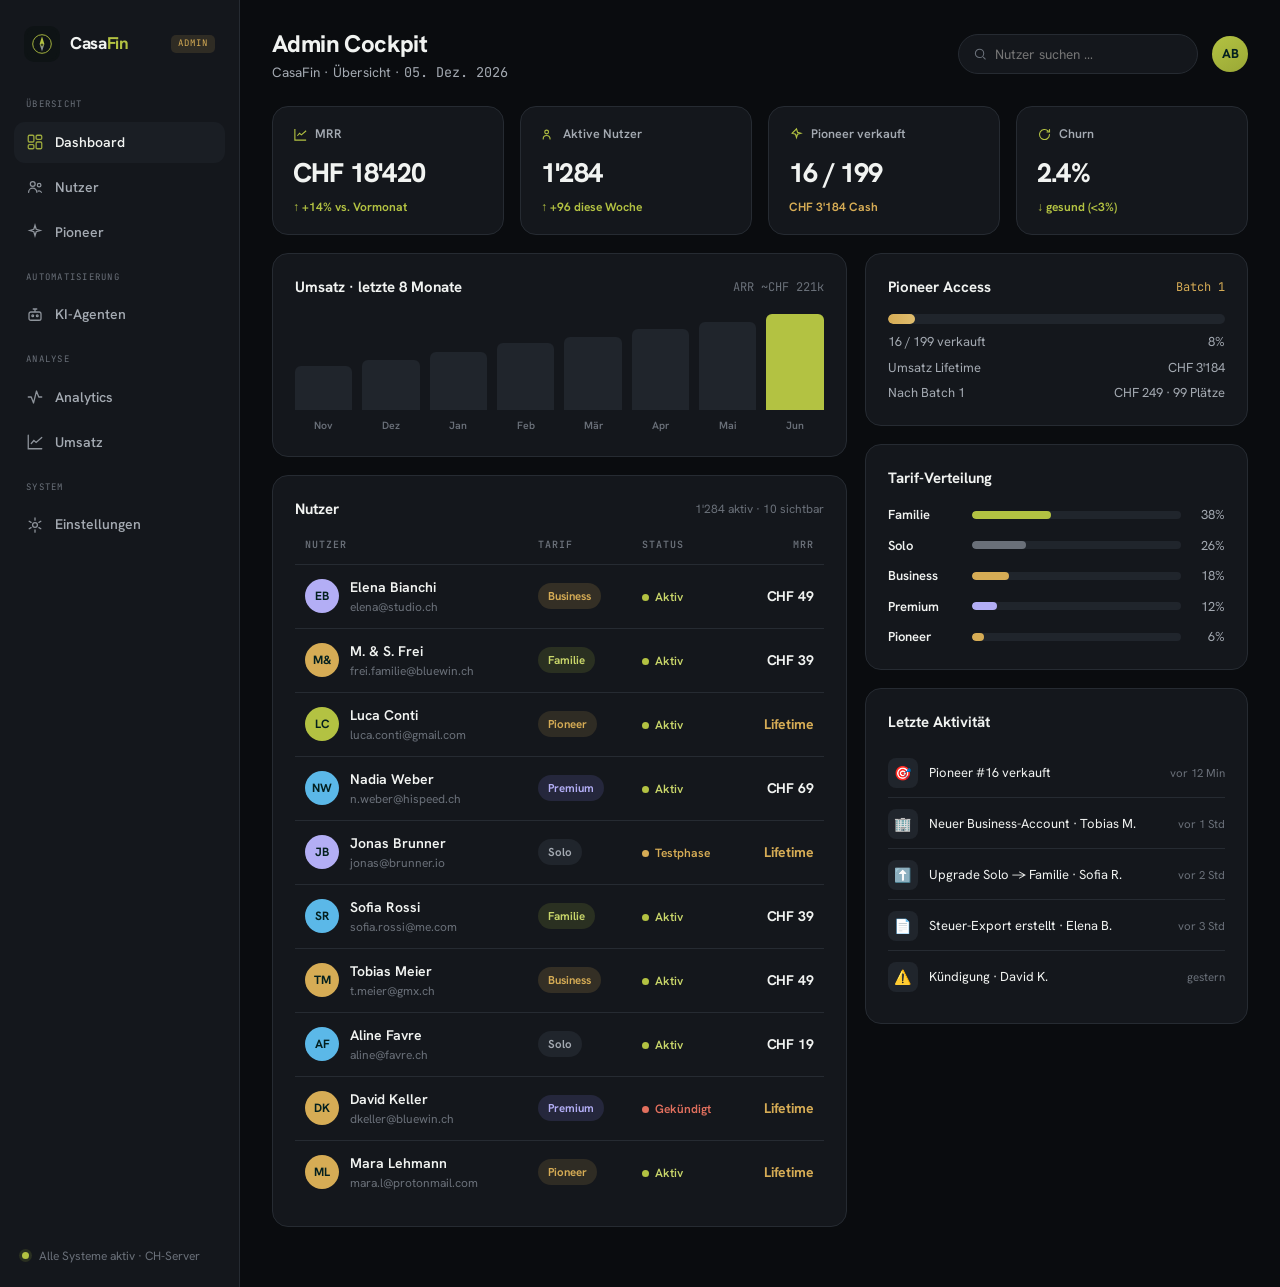
<file: CasaFin Admin.html>
<!DOCTYPE html>
<html lang="de">
<head>
<meta charset="UTF-8" />
<meta name="viewport" content="width=device-width, initial-scale=1.0" />
<title>CasaFin — Admin Cockpit</title>
<link rel="preconnect" href="https://fonts.googleapis.com" />
<link rel="preconnect" href="https://fonts.gstatic.com" crossorigin />
<link href="https://fonts.googleapis.com/css2?family=Hanken+Grotesk:wght@400;500;550;600;650;700;750;800&family=JetBrains+Mono:wght@400;500;600&display=swap" rel="stylesheet" />
<style>
:root{
  --font-ui:"Hanken Grotesk",-apple-system,sans-serif;--font-mono:"JetBrains Mono",monospace;
  --bg:#0A0C0F;--surface:#14171C;--surface2:#1A1E24;--surface3:#20252C;
  --ink:#F1F3F1;--ink2:#A4AAB2;--ink3:#6A7079;--line:#262B32;--line2:#323841;
  --brand:#B3C242;--brand2:#9AA836;--brand-soft:rgba(179,194,66,.14);--brand-ink:#C9D66A;
  --gold:#D6AC55;--gold-soft:rgba(214,172,85,.14);--neg:#E2705E;--neg-soft:rgba(226,112,94,.14);--pos:#B3C242;
  --r:16px;--r-sm:11px;
}
*{box-sizing:border-box;margin:0;padding:0}
body{font-family:var(--font-ui);background:var(--bg);color:var(--ink);-webkit-font-smoothing:antialiased;line-height:1.5}
.num{font-variant-numeric:tabular-nums;letter-spacing:-.01em}.mono{font-family:var(--font-mono)}
.app{display:grid;grid-template-columns:240px 1fr;min-height:100vh}
/* sidebar */
.side{background:var(--surface);border-right:1px solid var(--line);padding:20px 14px;display:flex;flex-direction:column;gap:4px}
.brand{display:flex;align-items:center;gap:10px;padding:6px 10px 18px}
.mark{width:36px;height:36px;border-radius:10px;background:#0e1315;display:grid;place-items:center;overflow:hidden}
.mark svg{width:30px;height:30px}
.bname{font-weight:750;font-size:17px;letter-spacing:-.02em}.bname b{color:var(--brand)}
.badge{font-family:var(--font-mono);font-size:9px;letter-spacing:.12em;text-transform:uppercase;color:var(--gold);background:var(--gold-soft);padding:2px 7px;border-radius:5px;margin-left:auto}
.side>a{display:flex;align-items:center;gap:11px;padding:10px 12px;border-radius:var(--r-sm);color:var(--ink2);font-weight:550;font-size:14px;cursor:pointer}
.side>a:hover{background:var(--surface2);color:var(--ink)}
.side>a.on{background:var(--surface2);color:var(--ink)}
.side>a.on svg{color:var(--brand)}
.side>a svg{width:18px;height:18px;opacity:.85}
.nav-label{font-family:var(--font-mono);font-size:9px;letter-spacing:.14em;text-transform:uppercase;color:var(--ink3);padding:14px 12px 6px}
.side-foot{margin-top:auto;display:flex;align-items:center;gap:10px;padding:12px 8px 2px;font-size:12px;color:var(--ink3)}
.dot-on{width:7px;height:7px;border-radius:50%;background:var(--brand);box-shadow:0 0 0 3px var(--brand-soft)}
/* main */
.main{padding:26px 32px 60px;overflow:auto}
.top{display:flex;align-items:center;gap:14px;margin-bottom:24px}
.top h1{font-size:24px;font-weight:760;letter-spacing:-.025em}
.top p{font-size:13.5px;color:var(--ink2)}
.search{margin-left:auto;display:flex;align-items:center;gap:8px;background:var(--surface);border:1px solid var(--line);border-radius:var(--pill,99px);padding:9px 14px;width:240px}
.search input{background:none;border:none;color:var(--ink);font:inherit;font-size:13.5px;width:100%;outline:none}
.search svg{width:16px;height:16px;color:var(--ink3)}
.av{width:36px;height:36px;border-radius:50%;background:linear-gradient(150deg,var(--brand),var(--brand2));display:grid;place-items:center;color:#04201f;font-weight:750;font-size:13px}
/* kpis */
.kpis{display:grid;grid-template-columns:repeat(4,1fr);gap:16px;margin-bottom:18px}
.kpi{background:var(--surface);border:1px solid var(--line);border-radius:var(--r);padding:18px 20px}
.kpi .k{font-size:12.5px;color:var(--ink2);font-weight:600;display:flex;align-items:center;gap:7px}
.kpi .k svg{width:15px;height:15px;color:var(--brand)}
.kpi .v{font-size:27px;font-weight:780;letter-spacing:-.03em;margin-top:9px}
.kpi .s{font-size:12px;font-weight:650;margin-top:4px}
.up{color:var(--pos)}.down{color:var(--neg)}
/* grid */
.grid{display:grid;grid-template-columns:1.5fr 1fr;gap:18px;align-items:start}
.card{background:var(--surface);border:1px solid var(--line);border-radius:var(--r);padding:22px}
.card-h{display:flex;align-items:center;margin-bottom:16px}
.card-h h3{font-size:15px;font-weight:680}.card-h .more{margin-left:auto;font-size:12px;color:var(--ink3)}
/* table */
table{width:100%;border-collapse:collapse}
th{text-align:left;font-family:var(--font-mono);font-size:10px;letter-spacing:.1em;text-transform:uppercase;color:var(--ink3);padding:0 10px 12px;font-weight:600}
td{padding:12px 10px;border-top:1px solid var(--line);font-size:14px}
tr:hover td{background:var(--surface2)}
.u{display:flex;align-items:center;gap:11px}
.u .ua{width:34px;height:34px;border-radius:50%;display:grid;place-items:center;font-weight:700;font-size:12px;color:#04201f}
.u .nm{font-weight:620}.u .em{font-size:12px;color:var(--ink3)}
.pill{display:inline-flex;align-items:center;gap:6px;font-size:11.5px;font-weight:650;padding:4px 10px;border-radius:99px}
.p-solo{background:var(--surface3);color:var(--ink2)}
.p-fam{background:var(--brand-soft);color:var(--brand-ink)}
.p-biz{background:rgba(214,172,85,.16);color:var(--gold)}
.p-prem{background:rgba(123,124,224,.16);color:#b3aef5}
.p-pio{background:var(--gold-soft);color:var(--gold)}
.st{display:inline-flex;align-items:center;gap:6px;font-size:12px;font-weight:600}
.st .d{width:7px;height:7px;border-radius:50%}
.st.active .d{background:var(--brand)}.st.active{color:var(--brand-ink)}
.st.trial .d{background:var(--gold)}.st.trial{color:var(--gold)}
.st.churned .d{background:var(--neg)}.st.churned{color:var(--neg)}
.amt{text-align:right;font-weight:700}
/* pioneer */
.pio .track{height:10px;border-radius:99px;background:var(--surface3);overflow:hidden;margin:14px 0 8px}
.pio .track i{display:block;height:100%;width:8%;background:linear-gradient(90deg,var(--gold),#e0bd6e);border-radius:99px}
.pio .row{display:flex;justify-content:space-between;font-size:13px;color:var(--ink2);margin-top:6px}
/* bars */
.bars{display:flex;align-items:flex-end;gap:10px;height:120px;margin-top:8px}
.bars .b{flex:1;display:flex;flex-direction:column;align-items:center;gap:8px;height:100%}
.bars .bar{width:100%;background:var(--brand);border-radius:6px 6px 0 0;min-height:6px}
.bars .bl{font-size:10.5px;color:var(--ink3);font-weight:600}
/* plan dist */
.dist{display:grid;gap:11px}
.dist .r{display:flex;align-items:center;gap:10px;font-size:13px}
.dist .bar{flex:1;height:8px;border-radius:99px;background:var(--surface3);overflow:hidden}
.dist .bar i{display:block;height:100%;border-radius:99px}
.act{display:grid;gap:2px}
.act .r{display:flex;align-items:center;gap:11px;padding:9px 0;border-bottom:1px solid var(--line);font-size:13px}
.act .r:last-child{border:none}
.act .ic{width:30px;height:30px;border-radius:8px;background:var(--surface3);display:grid;place-items:center;font-size:14px}
.act .t{color:var(--ink3);margin-left:auto;font-size:11.5px}
.ag-grid{display:grid;grid-template-columns:repeat(3,1fr);gap:16px}
.ag{background:var(--surface2);border:1px solid var(--line);border-radius:var(--r);padding:18px}
.ag .h{display:flex;align-items:center;gap:11px;margin-bottom:11px}
.ag .ic2{width:38px;height:38px;border-radius:10px;background:var(--brand-soft);display:grid;place-items:center;font-size:19px}
.ag .nm{font-weight:680;font-size:14.5px}
.ag .ro{font-size:12.5px;color:var(--ink2);min-height:52px;line-height:1.45}
.ag .ft{display:flex;align-items:center;justify-content:space-between;margin-top:12px;padding-top:12px;border-top:1px solid var(--line)}
.ag .met{font-size:13.5px;font-weight:700}.ag .met span{color:var(--ink3);font-weight:500;font-size:11px;display:block;margin-top:1px}
.tg{width:40px;height:23px;border-radius:99px;background:var(--brand);position:relative;cursor:pointer;flex:none;transition:background .15s}
.tg::after{content:"";position:absolute;top:3px;left:20px;width:17px;height:17px;border-radius:50%;background:#fff;transition:left .15s}
.tg.off{background:var(--surface3)}.tg.off::after{left:3px}
.an-grid{display:grid;grid-template-columns:repeat(4,1fr);gap:16px;margin-bottom:18px}
.funnel{display:grid;gap:10px}
.funnel .r{display:flex;align-items:center;gap:12px;font-size:13px}
.funnel .lb{width:118px;color:var(--ink2);flex:none}
.funnel .bar{height:34px;border-radius:9px;background:linear-gradient(90deg,var(--brand),var(--brand2));display:flex;align-items:center;padding:0 13px;color:#042524;font-weight:700;font-size:12.5px;white-space:nowrap}
.ret{display:flex;align-items:flex-end;gap:8px;height:120px}
.ret .b{flex:1;display:flex;flex-direction:column;align-items:center;gap:7px;height:100%}
.ret .bar{width:100%;background:var(--brand);border-radius:5px 5px 0 0;min-height:5px}
.ret .bl{font-size:10px;color:var(--ink3);font-weight:600}
@media(max-width:1000px){.kpis{grid-template-columns:repeat(2,1fr)}.grid{grid-template-columns:1fr}.side{display:none}.app{grid-template-columns:1fr}}
</style>
</head>
<body>
<div class="app">
  <aside class="side">
    <div class="brand">
      <div class="mark"><svg viewBox="0 0 200 200"><rect width="200" height="200" rx="40" fill="#0e1315"/><circle cx="100" cy="100" r="62" fill="none" stroke="#B3C242" stroke-width="6"/><path d="M100 50 L116 100 L100 112 L84 100 Z" fill="#B3C242"/><path d="M100 150 L84 100 L100 112 L116 100 Z" fill="#8b9295"/><circle cx="100" cy="106" r="9" fill="#0e1315" stroke="#B3C242" stroke-width="4"/></svg></div>
      <div class="bname">Casa<b>Fin</b></div><span class="badge">Admin</span>
    </div>
    <div class="nav-label">Übersicht</div>
    <a class="on" data-view="dashboard"><svg viewBox="0 0 24 24" fill="none" stroke="currentColor" stroke-width="1.7"><rect x="3" y="3" width="7.5" height="9" rx="1.5"/><rect x="13.5" y="3" width="7.5" height="5.5" rx="1.5"/><rect x="13.5" y="12" width="7.5" height="9" rx="1.5"/><rect x="3" y="15.5" width="7.5" height="5.5" rx="1.5"/></svg>Dashboard</a>
    <a data-view="dashboard"><svg viewBox="0 0 24 24" fill="none" stroke="currentColor" stroke-width="1.7" stroke-linecap="round"><circle cx="9" cy="8" r="3.2"/><path d="M3.5 19a5.5 5.5 0 0 1 11 0"/><circle cx="17.5" cy="9.5" r="2.4"/><path d="M16 17.5a4 4 0 0 1 4.5 1.5"/></svg>Nutzer</a>
    <a data-view="dashboard"><svg viewBox="0 0 24 24" fill="none" stroke="currentColor" stroke-width="1.7" stroke-linecap="round"><path d="M12 3l1.6 5.4L19 10l-5.4 1.6L12 17l-1.6-5.4L5 10l5.4-1.6z"/></svg>Pioneer</a>
    <div class="nav-label">Automatisierung</div>
    <a data-view="agents"><svg viewBox="0 0 24 24" fill="none" stroke="currentColor" stroke-width="1.7"><rect x="4" y="8" width="16" height="11" rx="2.5"/><path d="M12 8V4M9 4h6"/><circle cx="9" cy="13" r="1.2"/><circle cx="15" cy="13" r="1.2"/></svg>KI-Agenten</a>
    <div class="nav-label">Analyse</div>
    <a data-view="analytics"><svg viewBox="0 0 24 24" fill="none" stroke="currentColor" stroke-width="1.7" stroke-linecap="round" stroke-linejoin="round"><path d="M3 12h4l3 8 4-16 3 8h4"/></svg>Analytics</a>
    <a data-view="analytics"><svg viewBox="0 0 24 24" fill="none" stroke="currentColor" stroke-width="1.7" stroke-linecap="round"><path d="M3 3v18h18"/><path d="M7 14l3.5-4 3 2.5L21 6"/></svg>Umsatz</a>
    <div class="nav-label">System</div>
    <a data-view="dashboard"><svg viewBox="0 0 24 24" fill="none" stroke="currentColor" stroke-width="1.7" stroke-linecap="round"><circle cx="12" cy="12" r="3.2"/><path d="M12 2.5v3M12 18.5v3M4.2 7l2.6 1.5M17.2 15.5l2.6 1.5M4.2 17l2.6-1.5M17.2 8.5l2.6-1.5"/></svg>Einstellungen</a>
    <div class="side-foot"><span class="dot-on"></span> Alle Systeme aktiv · CH-Server</div>
  </aside>

  <main class="main">
    <div class="top">
      <div><h1 id="h1">Admin Cockpit</h1><p>CasaFin · Übersicht · <span class="mono" id="today"></span></p></div>
      <div class="search"><svg viewBox="0 0 24 24" fill="none" stroke="currentColor" stroke-width="1.8"><circle cx="11" cy="11" r="7"/><path d="M21 21l-4-4"/></svg><input id="q" placeholder="Nutzer suchen …" oninput="filter()"/></div>
      <div class="av">AB</div>
    </div>

    <section class="view" data-view="dashboard">
    <div class="kpis">
      <div class="kpi"><div class="k"><svg viewBox="0 0 24 24" fill="none" stroke="currentColor" stroke-width="1.8"><path d="M3 3v18h18"/><path d="M7 14l3.5-4 3 2.5L21 6"/></svg>MRR</div><div class="v num">CHF 18'420</div><div class="s up">↑ +14% vs. Vormonat</div></div>
      <div class="kpi"><div class="k"><svg viewBox="0 0 24 24" fill="none" stroke="currentColor" stroke-width="1.8" stroke-linecap="round"><circle cx="9" cy="8" r="3"/><path d="M3.5 19a5.5 5.5 0 0 1 11 0"/></svg>Aktive Nutzer</div><div class="v num">1'284</div><div class="s up">↑ +96 diese Woche</div></div>
      <div class="kpi"><div class="k"><svg viewBox="0 0 24 24" fill="none" stroke="currentColor" stroke-width="1.8" stroke-linecap="round"><path d="M12 3l1.6 5.4L19 10l-5.4 1.6L12 17l-1.6-5.4L5 10z"/></svg>Pioneer verkauft</div><div class="v num">16 / 199</div><div class="s" style="color:var(--gold)">CHF 3'184 Cash</div></div>
      <div class="kpi"><div class="k"><svg viewBox="0 0 24 24" fill="none" stroke="currentColor" stroke-width="1.8" stroke-linecap="round"><path d="M20 12a8 8 0 1 1-2.3-5.6M20 4v4h-4"/></svg>Churn</div><div class="v num">2.4%</div><div class="s up">↓ gesund (&lt;3%)</div></div>
    </div>

    <div class="grid">
      <div style="display:grid;gap:18px">
        <div class="card">
          <div class="card-h"><h3>Umsatz · letzte 8 Monate</h3><span class="more mono">ARR ~CHF 221k</span></div>
          <div class="bars" id="bars"></div>
        </div>
        <div class="card">
          <div class="card-h"><h3>Nutzer</h3><span class="more">1'284 aktiv · <span id="count"></span> sichtbar</span></div>
          <table>
            <thead><tr><th>Nutzer</th><th>Tarif</th><th>Status</th><th style="text-align:right">MRR</th></tr></thead>
            <tbody id="rows"></tbody>
          </table>
        </div>
      </div>

      <div style="display:grid;gap:18px">
        <div class="card pio">
          <div class="card-h"><h3>Pioneer Access</h3><span class="more mono" style="color:var(--gold)">Batch 1</span></div>
          <div class="track"><i style="width:8%"></i></div>
          <div class="row"><span>16 / 199 verkauft</span><span class="num">8%</span></div>
          <div class="row"><span>Umsatz Lifetime</span><span class="num">CHF 3'184</span></div>
          <div class="row"><span>Nach Batch 1</span><span>CHF 249 · 99 Plätze</span></div>
        </div>
        <div class="card">
          <div class="card-h"><h3>Tarif-Verteilung</h3></div>
          <div class="dist" id="dist"></div>
        </div>
        <div class="card">
          <div class="card-h"><h3>Letzte Aktivität</h3></div>
          <div class="act" id="act"></div>
        </div>
      </div>
    </div>
    </section>

    <!-- ===== AUTOMATISIERUNG ===== -->
    <section class="view" data-view="agents" hidden>
      <div class="kpis" style="grid-template-columns:repeat(3,1fr)">
        <div class="kpi"><div class="k">⚡ Jobs heute</div><div class="v num">1'417</div><div class="s up">automatisch erledigt</div></div>
        <div class="kpi"><div class="k">⏱ Zeit gespart</div><div class="v num">63 Std</div><div class="s up">↑ diese Woche</div></div>
        <div class="kpi"><div class="k">🤖 Aktive Agenten</div><div class="v num">6 / 6</div><div class="s up">alle online</div></div>
      </div>
      <div class="card">
        <div class="card-h"><h3>KI-Agenten · erledigen Jobs automatisch</h3><span class="more">Klick zum Pausieren</span></div>
        <div class="ag-grid">
          <div class="ag"><div class="h"><div class="ic2">💳</div><div class="nm">Dunning-Agent</div><div class="tg" style="margin-left:auto"></div></div><div class="ro">Versendet Zahlungserinnerungen automatisch — verhindert Mahnungen beim Kunden.</div><div class="ft"><div class="met">312<span>Jobs / Monat</span></div><div class="met" style="text-align:right">vor 4 Min<span>zuletzt aktiv</span></div></div></div>
          <div class="ag"><div class="h"><div class="ic2">🛟</div><div class="nm">Churn-Rescue</div><div class="tg" style="margin-left:auto"></div></div><div class="ro">Erkennt Abwanderungs-Signale und sendet automatisch ein passendes Angebot.</div><div class="ft"><div class="met">47<span>gerettet / Monat</span></div><div class="met" style="text-align:right">vor 22 Min<span>zuletzt aktiv</span></div></div></div>
          <div class="ag"><div class="h"><div class="ic2">🚀</div><div class="nm">Onboarding-Agent</div><div class="tg" style="margin-left:auto"></div></div><div class="ro">Führt neue Nutzer Schritt für Schritt durch das Setup — ohne Support.</div><div class="ft"><div class="met">96<span>Jobs / Monat</span></div><div class="met" style="text-align:right">vor 8 Min<span>zuletzt aktiv</span></div></div></div>
          <div class="ag"><div class="h"><div class="ic2">🗂️</div><div class="nm">Steuer-Kampagne</div><div class="tg" style="margin-left:auto"></div></div><div class="ro">Saisonale Reminder & Tipps zur Steuerzeit — automatisch pro Kanton.</div><div class="ft"><div class="met">540<span>Jobs / Monat</span></div><div class="met" style="text-align:right">vor 1 Std<span>zuletzt aktiv</span></div></div></div>
          <div class="ag"><div class="h"><div class="ic2">🛡️</div><div class="nm">Anomalie-Wächter</div><div class="tg" style="margin-left:auto"></div></div><div class="ro">Meldet verdächtige Transaktionen & Sicherheits-Auffälligkeiten in Echtzeit.</div><div class="ft"><div class="met">18<span>Alerts / Monat</span></div><div class="met" style="text-align:right">vor 35 Min<span>zuletzt aktiv</span></div></div></div>
          <div class="ag"><div class="h"><div class="ic2">💬</div><div class="nm">Support-Triage</div><div class="tg" style="margin-left:auto"></div></div><div class="ro">Beantwortet häufige Fragen und leitet komplexe Tickets an das Team weiter.</div><div class="ft"><div class="met">204<span>Jobs / Monat</span></div><div class="met" style="text-align:right">vor 2 Min<span>zuletzt aktiv</span></div></div></div>
        </div>
      </div>
    </section>

    <!-- ===== ANALYTICS ===== -->
    <section class="view" data-view="analytics" hidden>
      <div class="an-grid">
        <div class="kpi"><div class="k">Ø Verweildauer</div><div class="v num">8m 42s</div><div class="s up">↑ +1m 12s</div></div>
        <div class="kpi"><div class="k">Sessions / Woche</div><div class="v num">4.3</div><div class="s up">pro Nutzer</div></div>
        <div class="kpi"><div class="k">Stickiness · DAU/WAU</div><div class="v num">38%</div><div class="s up">↑ gesund</div></div>
        <div class="kpi"><div class="k">Ø bis Pioneer-Kauf</div><div class="v num">6 Tage</div><div class="s" style="color:var(--ink2)">nach Demo-Start</div></div>
      </div>
      <div class="grid">
        <div style="display:grid;gap:18px">
          <div class="card">
            <div class="card-h"><h3>Conversion-Funnel</h3><span class="more">letzte 30 Tage</span></div>
            <div class="funnel">
              <div class="r"><span class="lb">Besucher</span><div class="bar" style="width:100%">12'400</div></div>
              <div class="r"><span class="lb">Demo gestartet</span><div class="bar" style="width:42%">4'820 · 39%</div></div>
              <div class="r"><span class="lb">Account erstellt</span><div class="bar" style="width:24%;min-width:130px">1'960 · 16%</div></div>
              <div class="r"><span class="lb">Zahlend</span><div class="bar" style="width:16%;min-width:130px">1'284 · 10%</div></div>
            </div>
          </div>
          <div class="card">
            <div class="card-h"><h3>Verweildauer pro Bereich</h3><span class="more">Ø pro Session</span></div>
            <div class="dist">
              <div class="r"><span style="width:92px;font-weight:600">Dashboard</span><div class="bar"><i style="width:100%;background:var(--brand)"></i></div><span class="num" style="width:46px;text-align:right;color:var(--ink2)">3:00</span></div>
              <div class="r"><span style="width:92px;font-weight:600">Rechnungen</span><div class="bar"><i style="width:61%;background:var(--brand)"></i></div><span class="num" style="width:46px;text-align:right;color:var(--ink2)">1:50</span></div>
              <div class="r"><span style="width:92px;font-weight:600">Budget</span><div class="bar"><i style="width:44%;background:var(--brand)"></i></div><span class="num" style="width:46px;text-align:right;color:var(--ink2)">1:20</span></div>
              <div class="r"><span style="width:92px;font-weight:600">Fina</span><div class="bar"><i style="width:36%;background:var(--brand)"></i></div><span class="num" style="width:46px;text-align:right;color:var(--ink2)">1:05</span></div>
              <div class="r"><span style="width:92px;font-weight:600">Steuer</span><div class="bar"><i style="width:28%;background:var(--brand)"></i></div><span class="num" style="width:46px;text-align:right;color:var(--ink2)">0:50</span></div>
            </div>
          </div>
        </div>
        <div style="display:grid;gap:18px">
          <div class="card">
            <div class="card-h"><h3>Retention</h3><span class="more">Wochen-Kohorte</span></div>
            <div class="ret" id="ret"></div>
            <div class="row" style="display:flex;justify-content:space-between;font-size:12px;color:var(--ink3);margin-top:10px"><span>Woche 1 → 8</span><span>49% bleiben nach 2 Monaten</span></div>
          </div>
          <div class="card">
            <div class="card-h"><h3>Feature-Nutzung</h3><span class="more">% der Nutzer</span></div>
            <div class="dist">
              <div class="r"><span style="width:92px;font-weight:600">Dashboard</span><div class="bar"><i style="width:92%;background:var(--brand)"></i></div><span class="num" style="width:36px;text-align:right;color:var(--ink2)">92%</span></div>
              <div class="r"><span style="width:92px;font-weight:600">Rechnungen</span><div class="bar"><i style="width:74%;background:var(--brand)"></i></div><span class="num" style="width:36px;text-align:right;color:var(--ink2)">74%</span></div>
              <div class="r"><span style="width:92px;font-weight:600">Budget</span><div class="bar"><i style="width:61%;background:var(--brand)"></i></div><span class="num" style="width:36px;text-align:right;color:var(--ink2)">61%</span></div>
              <div class="r"><span style="width:92px;font-weight:600">Fina</span><div class="bar"><i style="width:48%;background:var(--brand)"></i></div><span class="num" style="width:36px;text-align:right;color:var(--ink2)">48%</span></div>
              <div class="r"><span style="width:92px;font-weight:600">Steuer</span><div class="bar"><i style="width:39%;background:var(--gold)"></i></div><span class="num" style="width:36px;text-align:right;color:var(--ink2)">39%</span></div>
              <div class="r"><span style="width:92px;font-weight:600">Sparziele</span><div class="bar"><i style="width:33%;background:var(--gold)"></i></div><span class="num" style="width:36px;text-align:right;color:var(--ink2)">33%</span></div>
            </div>
          </div>
        </div>
      </div>
    </section>
  </main>
</div>

<script>
const COL={Solo:'#6A7079',Familie:'#B3C242',Business:'#D6AC55',Premium:'#b3aef5',Pioneer:'#D6AC55'};
const CLS={Solo:'p-solo',Familie:'p-fam',Business:'p-biz',Premium:'p-prem',Pioneer:'p-pio'};
const users=[
  ['Elena Bianchi','elena@studio.ch','Business','active',49],
  ['M. & S. Frei','frei.familie@bluewin.ch','Familie','active',39],
  ['Luca Conti','luca.conti@gmail.com','Pioneer','active',0],
  ['Nadia Weber','n.weber@hispeed.ch','Premium','active',69],
  ['Jonas Brunner','jonas@brunner.io','Solo','trial',0],
  ['Sofia Rossi','sofia.rossi@me.com','Familie','active',39],
  ['Tobias Meier','t.meier@gmx.ch','Business','active',49],
  ['Aline Favre','aline@favre.ch','Solo','active',19],
  ['David Keller','dkeller@bluewin.ch','Premium','churned',0],
  ['Mara Lehmann','mara.l@protonmail.com','Pioneer','active',0],
];
const init=n=>n.split(/[ .]/).filter(Boolean).slice(0,2).map(w=>w[0]).join('').toUpperCase();
const hue=n=>['#B3C242','#5BB8E8','#D6AC55','#b3aef5','#E2705E'][n.length%5];
function rows(list){
  document.getElementById('rows').innerHTML=list.map(u=>`<tr>
    <td><div class="u"><div class="ua" style="background:${hue(u[0])}">${init(u[0])}</div><div><div class="nm">${u[0]}</div><div class="em">${u[1]}</div></div></div></td>
    <td><span class="pill ${CLS[u[2]]}">${u[2]}</span></td>
    <td><span class="st ${u[3]}"><span class="d"></span>${({active:'Aktiv',trial:'Testphase',churned:'Gekündigt'})[u[3]]}</span></td>
    <td class="amt num">${u[4]?'CHF '+u[4]:'<span style=color:var(--gold)>Lifetime</span>'}</td></tr>`).join('');
  document.getElementById('count').textContent=list.length;
}
function filter(){const q=document.getElementById('q').value.toLowerCase();rows(users.filter(u=>u[0].toLowerCase().includes(q)||u[1].toLowerCase().includes(q)||u[2].toLowerCase().includes(q)));}
// bars
const rev=[8.4,9.7,11.2,12.8,14.1,15.6,16.9,18.4];const mx=Math.max(...rev);const ms=['Nov','Dez','Jan','Feb','Mär','Apr','Mai','Jun'];
document.getElementById('bars').innerHTML=rev.map((v,i)=>`<div class="b"><div style="flex:1;width:100%;display:flex;align-items:flex-end"><div class="bar" style="height:${v/mx*100}%;${i===rev.length-1?'':'background:var(--surface3)'}"></div></div><span class="bl">${ms[i]}</span></div>`).join('');
// dist
const dist=[['Familie',38],['Solo',26],['Business',18],['Premium',12],['Pioneer',6]];
document.getElementById('dist').innerHTML=dist.map(d=>`<div class="r"><span style="width:74px;font-weight:600">${d[0]}</span><div class="bar"><i style="width:${d[1]}%;background:${COL[d[0]]}"></i></div><span class="num" style="color:var(--ink2);width:34px;text-align:right">${d[1]}%</span></div>`).join('');
// activity
const act=[['🎯','Pioneer #16 verkauft','vor 12 Min'],['🏢','Neuer Business-Account · Tobias M.','vor 1 Std'],['⬆️','Upgrade Solo → Familie · Sofia R.','vor 2 Std'],['📄','Steuer-Export erstellt · Elena B.','vor 3 Std'],['⚠️','Kündigung · David K.','gestern']];
document.getElementById('act').innerHTML=act.map(a=>`<div class="r"><span class="ic">${a[0]}</span><span>${a[1]}</span><span class="t">${a[2]}</span></div>`).join('');
document.getElementById('today').textContent=new Date().toLocaleDateString('de-CH',{day:'2-digit',month:'short',year:'numeric'});
document.querySelectorAll('.side>a').forEach(a=>a.onclick=()=>{document.querySelectorAll('.side>a').forEach(x=>x.classList.remove('on'));a.classList.add('on');const v=a.dataset.view;document.querySelectorAll('.view').forEach(s=>s.hidden=s.dataset.view!==v);document.getElementById('h1').textContent=a.textContent.trim();document.querySelector('.main').scrollTop=0;});
document.querySelectorAll('.tg').forEach(t=>t.onclick=()=>t.classList.toggle('off'));
// retention bars
const ret=[100,82,71,64,58,54,51,49];const rmx=100;
document.getElementById('ret').innerHTML=ret.map((v,i)=>`<div class="b"><div style="flex:1;width:100%;display:flex;align-items:flex-end"><div class="bar" style="height:${v/rmx*100}%;${i===0?'':'opacity:.6'}"></div></div><span class="bl">W${i+1}</span></div>`).join('');
rows(users);
</script>
</body>
</html>
</file>
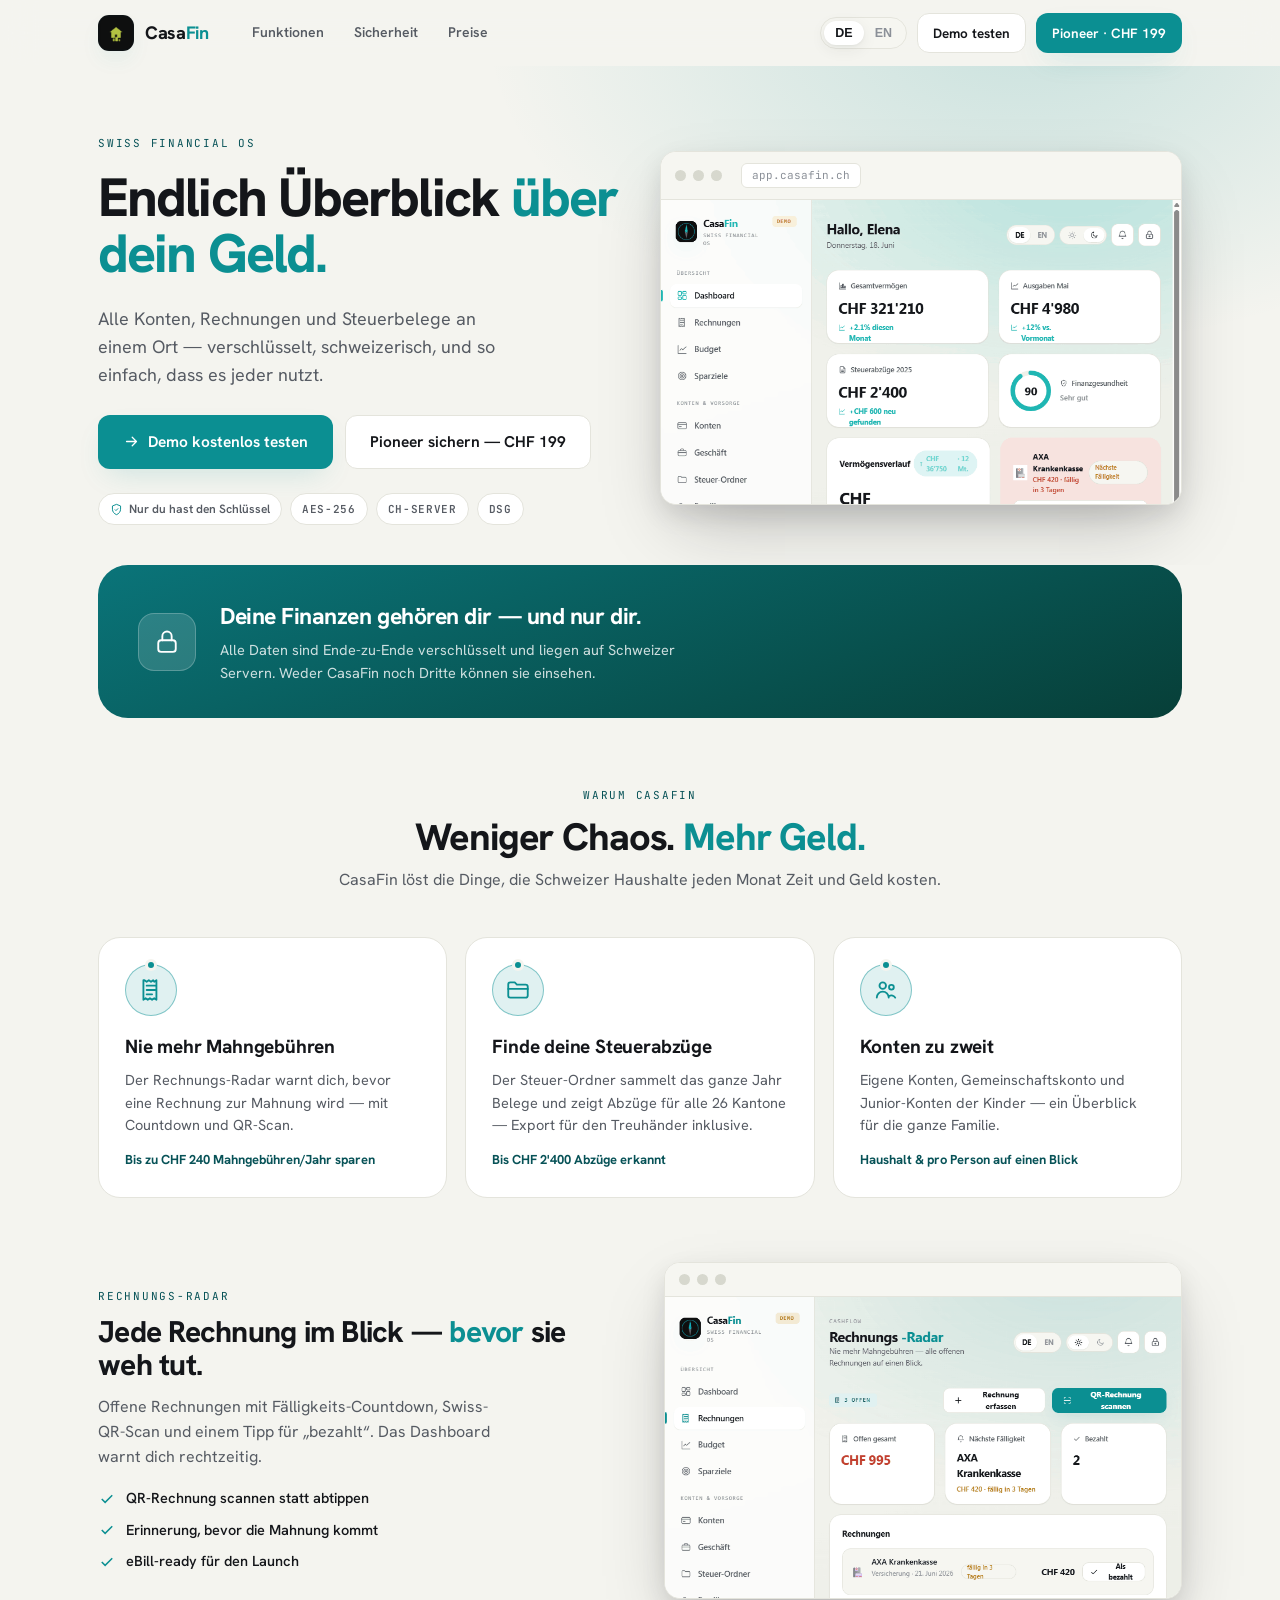
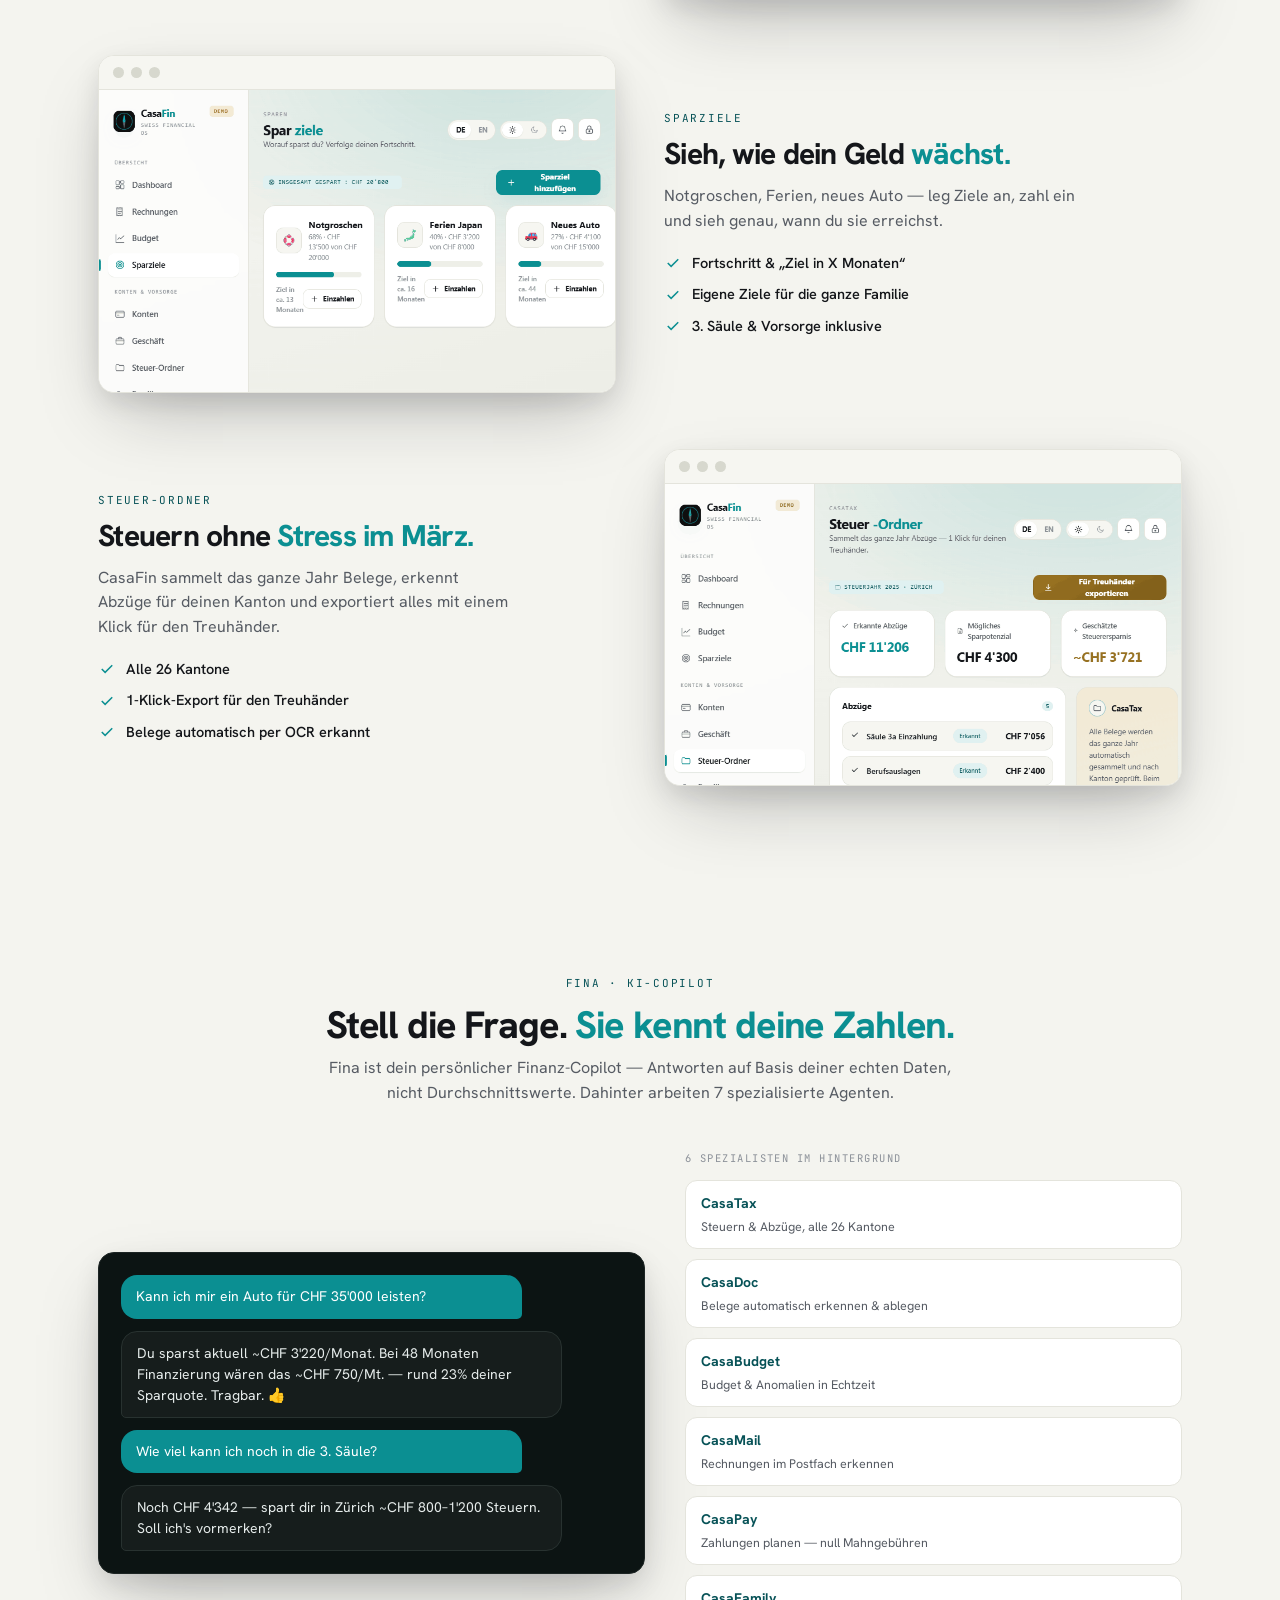
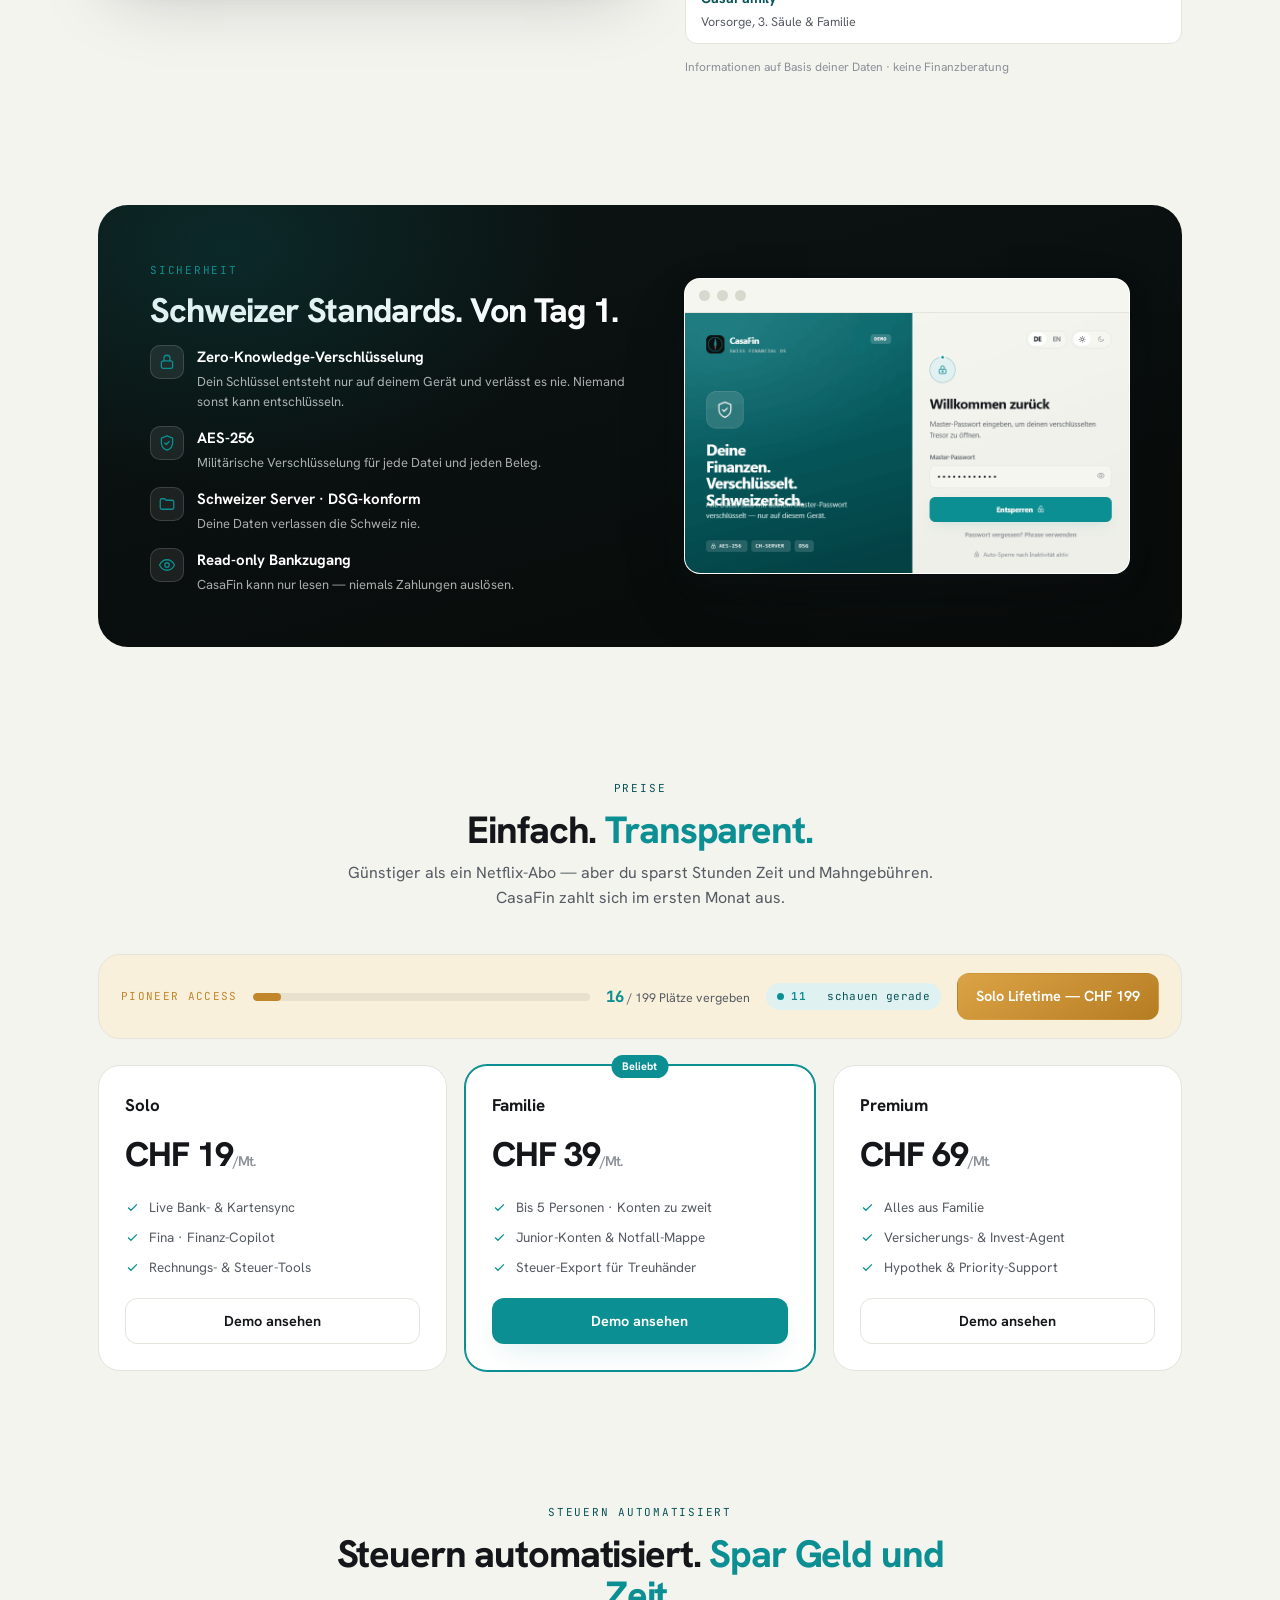
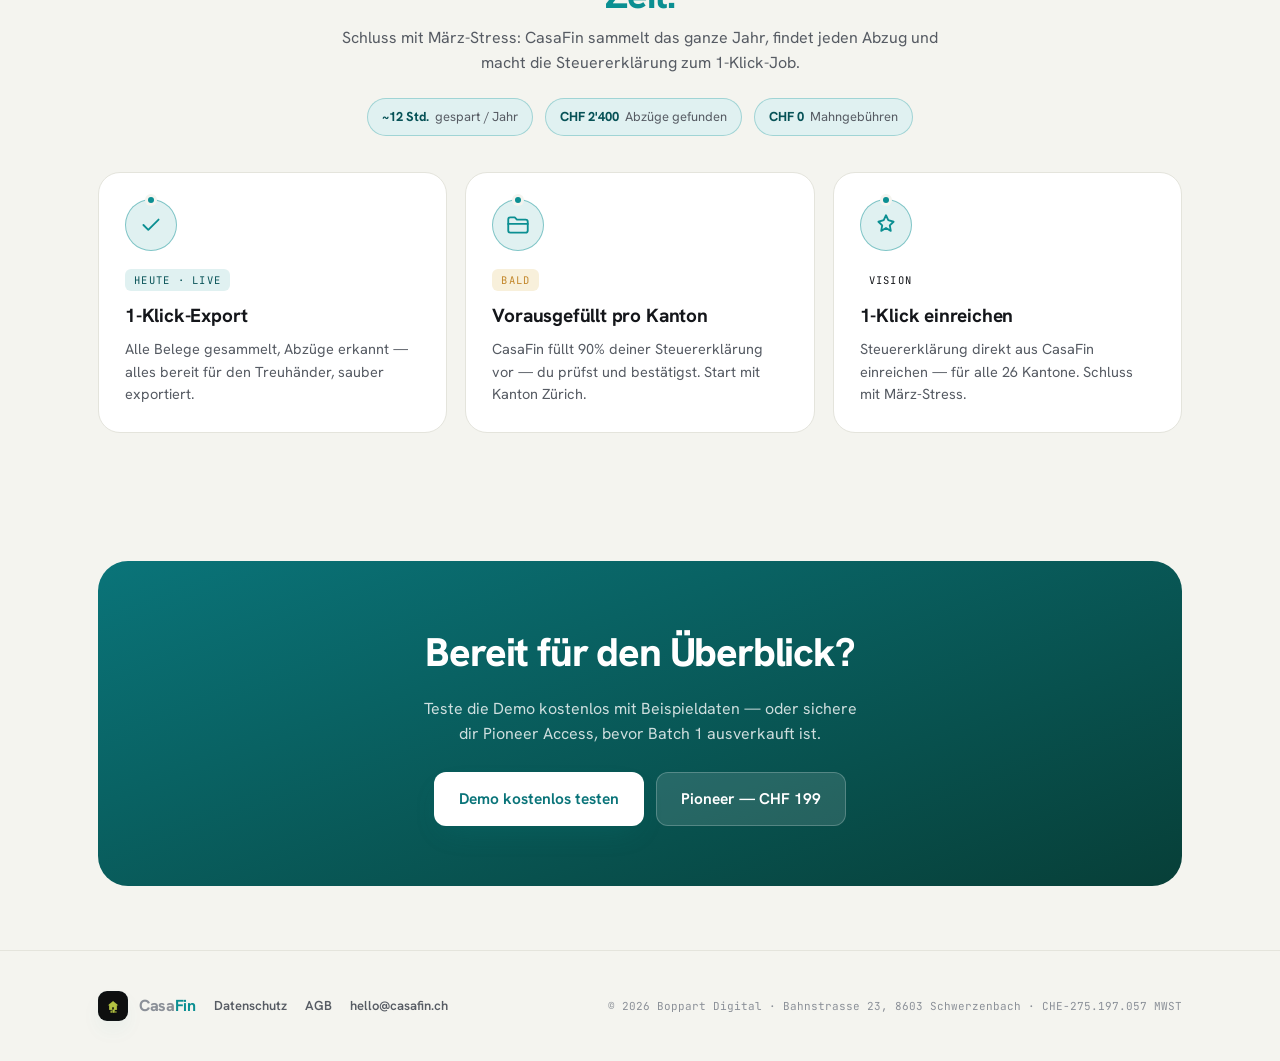
<file: CasaFin Landing.html>
<!DOCTYPE html>
<html lang="de">
<head>
<meta charset="UTF-8" />
<meta name="viewport" content="width=device-width, initial-scale=1.0" />
<title>CasaFin — Endlich Überblick über dein Geld</title>
<link rel="preconnect" href="https://fonts.googleapis.com" />
<link rel="preconnect" href="https://fonts.gstatic.com" crossorigin />
<link href="https://fonts.googleapis.com/css2?family=Hanken+Grotesk:wght@400;500;550;600;650;700;750;800&family=JetBrains+Mono:wght@400;500;600&display=swap" rel="stylesheet" />
<style>
:root{
  --font-ui:"Hanken Grotesk",-apple-system,BlinkMacSystemFont,sans-serif;
  --font-mono:"JetBrains Mono",ui-monospace,monospace;
  --bg:#F4F4EF; --bg2:#EDEEE7; --surface:#FFFFFF; --surface2:#F6F6F1;
  --ink:#14161A; --ink2:#565B63; --ink3:#8B9098; --line:#E4E4DC; --line2:#D7D8CE;
  --brand:#0B8F92; --brand2:#0A7479; --brand-ink:#075257; --brand-soft:#E0F1F1; --brand-glow:rgba(11,143,146,.18);
  --gold:#C2862A; --gold-soft:#F8F0DB;
  --r-sm:12px; --r-md:16px; --r-lg:22px; --r-xl:30px; --pill:999px;
  --shadow-md:0 4px 16px rgba(20,22,26,.07),0 1px 3px rgba(20,22,26,.05);
  --shadow-lg:0 30px 70px -18px rgba(20,22,26,.28),0 10px 24px rgba(20,22,26,.10);
  --maxw:1140px;
}
*{box-sizing:border-box;margin:0;padding:0}
html{scroll-behavior:smooth}
body{font-family:var(--font-ui);background:var(--bg);color:var(--ink);-webkit-font-smoothing:antialiased;line-height:1.55;font-feature-settings:"ss01";overflow-x:hidden}
.num{font-variant-numeric:tabular-nums;letter-spacing:-.01em}
.mono{font-family:var(--font-mono)}
a{color:inherit;text-decoration:none}
img{max-width:100%;display:block}
.wrap{max-width:var(--maxw);margin:0 auto;padding:0 28px}
.eyebrow{font-family:var(--font-mono);font-size:11px;letter-spacing:.16em;text-transform:uppercase;color:var(--brand-ink)}
em{font-style:normal;color:var(--brand)}

/* lang toggle */
[data-lang="de"] .en-only{display:none}
[data-lang="en"] .de-only{display:none}

/* nav */
.nav{position:sticky;top:0;z-index:50;background:rgba(244,244,239,.82);-webkit-backdrop-filter:blur(16px);backdrop-filter:blur(16px)}
.nav-in{display:flex;align-items:center;gap:14px;height:66px}
.brand{display:flex;align-items:center;gap:11px}
.mark{width:36px;height:36px;border-radius:11px;background:#0e1315;display:grid;place-items:center;box-shadow:0 10px 24px -8px var(--brand-glow);overflow:hidden}
.mark img{width:100%;height:100%;object-fit:cover}
.mark svg{width:20px;height:20px}
.bname{font-weight:750;font-size:18px;letter-spacing:-.02em}
.bname b{color:var(--brand)}
.nav-links{display:flex;gap:6px;margin-left:18px}
.nav-links a{padding:8px 12px;border-radius:10px;font-size:14px;font-weight:600;color:var(--ink2)}
.nav-links a:hover{background:var(--surface2);color:var(--ink)}
.nav-r{margin-left:auto;display:flex;align-items:center;gap:10px}
.seg{display:inline-flex;background:var(--surface2);border:1px solid var(--line);border-radius:var(--pill);padding:3px}
.seg button{padding:5px 11px;border-radius:var(--pill);font-size:12.5px;font-weight:650;color:var(--ink3);border:none;background:none;cursor:pointer}
.seg button.on{background:var(--surface);color:var(--ink);box-shadow:var(--shadow-md)}
.btn{display:inline-flex;align-items:center;justify-content:center;gap:8px;font-weight:650;font-size:14.5px;padding:11px 18px;border-radius:var(--r-sm);border:1px solid transparent;cursor:pointer;transition:transform .2s,background .2s,box-shadow .2s;white-space:nowrap}
.btn svg{width:17px;height:17px}
.btn-primary{background:var(--brand);color:#fff;box-shadow:0 12px 30px -10px var(--brand-glow)}
.btn-primary:hover{background:var(--brand2);transform:translateY(-1px)}
.btn-ghost{background:var(--surface);border-color:var(--line);color:var(--ink)}
.btn-ghost:hover{border-color:var(--line2);transform:translateY(-1px)}
.btn-gold{background:linear-gradient(150deg,#DCA346,#B57C22);color:#fff}
.btn-lg{padding:14px 24px;font-size:15.5px}
.nav .btn{padding:9px 15px;font-size:13.5px}

/* hero */
.hero{position:relative;padding:64px 0 40px;overflow:hidden}
.hero::before{content:"";position:absolute;inset:0;background:radial-gradient(900px 540px at 80% -8%,var(--brand-glow),transparent 60%);pointer-events:none}
.hero-in{position:relative;display:grid;grid-template-columns:1fr 1fr;gap:40px;align-items:center}
.hero h1{font-size:54px;line-height:1.04;font-weight:780;letter-spacing:-.035em;margin:14px 0 24px}
.hero p.lead{font-size:18px;color:var(--ink2);max-width:42ch;margin-bottom:26px}
.hero-cta{display:flex;gap:12px;flex-wrap:wrap}
.trust-chips{display:flex;gap:8px;flex-wrap:wrap;margin-top:24px}
.chip{display:inline-flex;align-items:center;gap:6px;font-size:12px;font-weight:600;padding:6px 11px;border-radius:var(--pill);background:var(--surface);border:1px solid var(--line);color:var(--ink2)}
.chip svg{width:13px;height:13px;color:var(--brand)}
.chip.mono{font-family:var(--font-mono);font-size:11px;letter-spacing:.06em}

/* browser frame */
.frame{border-radius:16px;background:var(--surface);border:1px solid var(--line);box-shadow:var(--shadow-lg);overflow:hidden}
.frame-bar{display:flex;align-items:center;gap:7px;padding:11px 14px;border-bottom:1px solid var(--line);background:var(--surface2)}
.frame-bar i{width:11px;height:11px;border-radius:50%;background:var(--line2)}
.frame-bar .url{margin-left:12px;font-family:var(--font-mono);font-size:11px;color:var(--ink3);background:var(--surface);border:1px solid var(--line);border-radius:6px;padding:3px 10px}
.frame img{width:100%;display:block}
.hero-frame{transform:none}

/* sections */
section{padding:64px 0}
.sec-head{text-align:center;max-width:640px;margin:0 auto 44px}
.sec-head h2{font-size:38px;font-weight:760;letter-spacing:-.03em;line-height:1.08;margin:10px 0}
.sec-head p{font-size:16px;color:var(--ink2)}

/* trust band */
.band{background:linear-gradient(160deg,var(--brand2),#073f38);color:#fff;border-radius:var(--r-xl);padding:34px 40px;display:flex;align-items:center;gap:24px;flex-wrap:wrap;position:relative;overflow:hidden}
.band::after{content:none}
.band .lock{width:58px;height:58px;border-radius:16px;background:rgba(255,255,255,.14);border:1px solid rgba(255,255,255,.22);display:grid;place-items:center;flex-shrink:0;position:relative;z-index:1}
.band .lock svg{width:28px;height:28px}
.band h3{font-size:23px;font-weight:740;letter-spacing:-.02em;position:relative;z-index:1}
.band p{color:rgba(255,255,255,.8);font-size:14.5px;margin-top:4px;position:relative;z-index:1;max-width:60ch}

/* outcomes */
.cards-3{display:grid;grid-template-columns:repeat(3,1fr);gap:18px}
.ocard{background:var(--surface);border:1px solid var(--line);border-radius:var(--r-lg);padding:26px}
.ocard .ic{width:52px;height:52px;border-radius:50%;display:grid;place-items:center;background:var(--brand-soft);border:1.5px solid color-mix(in oklab,var(--brand),transparent 55%);margin-bottom:16px;color:var(--brand);position:relative}
.ocard .ic::after{content:"";position:absolute;top:-3px;left:50%;transform:translateX(-50%);width:6px;height:6px;border-radius:50%;background:var(--brand);box-shadow:0 0 0 3px var(--bg)}
.ocard .ic svg{width:26px;height:26px;fill:none;stroke:currentColor;stroke-width:1.7;stroke-linecap:round;stroke-linejoin:round}
.ocard h3{font-size:19px;font-weight:720;letter-spacing:-.01em}
.ocard p{font-size:14.5px;color:var(--ink2);margin-top:8px}
.ocard .metric{margin-top:14px;font-size:13px;font-weight:700;color:var(--brand-ink)}
.agent-chip{display:flex;flex-direction:column;padding:12px 15px;border-radius:12px;background:var(--surface);border:1px solid var(--line)}
.agent-chip b{font-size:14px;font-weight:700;color:var(--brand-ink)}
.agent-chip span{font-size:12.5px;color:var(--ink2);margin-top:2px}
.save-pill{display:inline-flex;align-items:center;gap:6px;font-size:13px;color:var(--ink2);background:var(--brand-soft);border:1px solid color-mix(in oklab,var(--brand),transparent 70%);padding:8px 14px;border-radius:999px}
.save-pill b{color:var(--brand-ink);font-weight:750}
.fina-chat-dark{background:#0C1413!important;border-color:#1c2423!important}
.fina-chat-dark > div[style*="flex-start"]{background:#161d1c!important;border-color:#283230!important;color:#E6ECEB!important}

/* feature rows */
.frow{display:grid;grid-template-columns:1fr 1fr;gap:48px;align-items:center;margin-bottom:56px}
.frow:nth-child(even) .ftext{order:2}
.ftext .eyebrow{margin-bottom:10px;display:block}
.ftext h3{font-size:30px;font-weight:750;letter-spacing:-.025em;line-height:1.1}
.ftext p{font-size:16px;color:var(--ink2);margin:14px 0 18px;max-width:46ch}
.ftext ul{list-style:none;display:grid;gap:9px}
.ftext li{display:flex;align-items:center;gap:10px;font-size:14.5px;font-weight:550;color:var(--ink)}
.ftext li svg{width:18px;height:18px;color:var(--brand);flex-shrink:0}

/* security */
.security{background:linear-gradient(165deg,#0C1413,#070b0a);color:#fff;border-radius:var(--r-xl);padding:52px;display:grid;grid-template-columns:1.1fr 1fr;gap:44px;align-items:center;position:relative;overflow:hidden}
.security::after{content:"";position:absolute;inset:0;background:radial-gradient(600px 400px at 12% 10%,var(--brand-glow),transparent 60%);pointer-events:none}
.security .eyebrow{color:var(--brand)}
.security h2{font-size:34px;font-weight:760;letter-spacing:-.03em;margin:10px 0 16px;line-height:1.1}
.security ul{list-style:none;display:grid;gap:14px;margin-top:6px}
.security li{display:flex;gap:13px;align-items:flex-start;position:relative;z-index:1}
.security li .ic{width:34px;height:34px;border-radius:10px;background:rgba(255,255,255,.08);border:1px solid rgba(255,255,255,.14);display:grid;place-items:center;flex-shrink:0}
.security li .ic svg{width:18px;height:18px;color:var(--brand)}
.security li b{font-size:15px;font-weight:680}
.security li span{display:block;font-size:13px;color:rgba(255,255,255,.66);margin-top:2px}
.security .frame{border:1px solid rgba(255,255,255,.12)}

/* pricing */
.pio-bar{display:flex;align-items:center;gap:16px;background:var(--gold-soft);border:1px solid var(--line);border-radius:var(--r-lg);padding:18px 22px;margin-bottom:26px;flex-wrap:wrap}
.pio-bar .k{font-family:var(--font-mono);font-size:11px;letter-spacing:.12em;text-transform:uppercase;color:var(--gold)}
.pio-bar .barwrap{flex:1;min-width:160px}
.pio-bar .track{height:8px;border-radius:99px;background:#0001;overflow:hidden}
.pio-bar .track i{display:block;height:100%;width:8%;background:var(--gold);border-radius:99px;transition:width 1.1s cubic-bezier(.22,1,.36,1)}
.pio-count{font-size:12.5px;color:var(--ink2)}
.pio-count b{color:var(--brand);font-size:15.5px;font-weight:750;font-family:var(--font-mono);display:inline-block}
.pio-live{display:inline-flex;align-items:center;gap:7px;font-family:var(--font-mono);font-size:11px;letter-spacing:.03em;color:var(--brand-ink);background:var(--brand-soft);padding:5px 11px;border-radius:99px;white-space:nowrap}
.pio-live b{color:var(--brand);font-weight:700}
.live-dot{width:7px;height:7px;border-radius:50%;background:var(--brand);animation:livePulse 1.8s infinite}
@keyframes livePulse{0%{box-shadow:0 0 0 0 rgba(11,143,146,.5)}70%{box-shadow:0 0 0 8px rgba(11,143,146,0)}100%{box-shadow:0 0 0 0 rgba(11,143,146,0)}}
.pio-count b.pio-flash{animation:pioFlash .9s ease}
@keyframes pioFlash{0%{transform:translateY(-3px) scale(1.25);color:#0A7479}55%{transform:translateY(0) scale(1.08)}100%{transform:none;color:var(--brand)}}
.plans{display:grid;grid-template-columns:repeat(3,1fr);gap:18px}
.plan{background:var(--surface);border:1px solid var(--line);border-radius:var(--r-lg);padding:26px;position:relative}
.plan.pop{border-color:var(--brand);box-shadow:0 0 0 1px var(--brand)}
.plan .tag{position:absolute;top:-11px;left:50%;transform:translateX(-50%);background:var(--brand);color:#fff;font-size:11px;font-weight:700;padding:3px 11px;border-radius:99px}
.plan h3{font-size:17px;font-weight:720}
.plan .price{font-size:34px;font-weight:780;letter-spacing:-.03em;margin:10px 0 4px}
.plan .price small{font-size:14px;font-weight:600;color:var(--ink3)}
.plan ul{list-style:none;display:grid;gap:9px;margin:16px 0 20px}
.plan li{display:flex;gap:9px;font-size:13.5px;color:var(--ink2);align-items:center}
.plan li svg{width:15px;height:15px;color:var(--brand);flex-shrink:0}

/* final cta */
.final{text-align:center;background:linear-gradient(160deg,var(--brand2),#073f38);color:#fff;border-radius:var(--r-xl);padding:60px 40px;position:relative;overflow:hidden}
.final::after{content:none}
.final h2{font-size:40px;font-weight:780;letter-spacing:-.03em;position:relative;z-index:1}
.final p{color:rgba(255,255,255,.8);font-size:16px;margin:14px auto 26px;max-width:50ch;position:relative;z-index:1}
.final .hero-cta{justify-content:center;position:relative;z-index:1}
.final .btn-ghost{background:rgba(255,255,255,.12);border-color:rgba(255,255,255,.22);color:#fff}
.final .btn-primary{background:#fff;color:var(--brand2)}

/* footer */
footer{padding:40px 0;border-top:1px solid var(--line);color:var(--ink3);font-size:13px}
.foot-in{display:flex;align-items:center;gap:18px;flex-wrap:wrap}
.foot-in a{color:var(--ink2);font-weight:600}
.foot-in .sp{margin-left:auto}

@media(max-width:900px){
  .hero-in,.frow,.security{grid-template-columns:1fr;gap:28px}
  .frow:nth-child(even) .ftext{order:0}
  .hero h1{font-size:40px}
  .hero-frame{transform:none}
  .cards-3,.plans{grid-template-columns:1fr}
  .fina-grid{grid-template-columns:1fr!important}
  .nav-links{display:none}
  .sec-head h2{font-size:30px}
  .security{padding:32px}
  section{padding:48px 0}
}
</style>
</head>
<body data-lang="de">

<template id="__bundler_thumbnail">
  <svg viewBox="0 0 100 100" xmlns="http://www.w3.org/2000/svg">
    <rect width="100" height="100" rx="22" fill="#0B7E73"/>
    <g fill="none" stroke="#fff" stroke-width="4" stroke-linecap="round" stroke-linejoin="round">
      <path d="M30 50l20-15 20 15"/><path d="M36 47v20h28v-20"/><path d="M44 67v-10h12v10"/>
    </g>
  </svg>
</template>

<!-- NAV -->
<header class="nav"><div class="wrap nav-in">
  <div class="brand">
    <div class="mark"><img src="assets/casafin-icon.png" alt="CasaFin" /></div>
    <div class="bname">Casa<b>Fin</b></div>
  </div>
  <nav class="nav-links">
    <a href="#features" data-de="Funktionen" data-en="Features"></a>
    <a href="#security" data-de="Sicherheit" data-en="Security"></a>
    <a href="#pricing" data-de="Preise" data-en="Pricing"></a>
  </nav>
  <div class="nav-r">
    <div class="seg"><button data-set="de" class="on">DE</button><button data-set="en">EN</button></div>
    <a class="btn btn-ghost" href="CasaFin.html" data-de="Demo testen" data-en="Try demo"></a>
    <a class="btn btn-primary" href="https://buy.stripe.com/bJe8wO4IhdVvd8kdO87Vm00" data-de="Pioneer · CHF 199" data-en="Pioneer · CHF 199"></a>
  </div>
</div></header>

<!-- HERO -->
<section class="hero"><div class="wrap hero-in">
  <div>
    <span class="eyebrow" data-de="Swiss Financial OS" data-en="Swiss Financial OS"></span>
    <h1 data-de="Endlich Überblick <em>über dein Geld.</em>" data-en="Finally, clarity <em>over your money.</em>"></h1>
    <p class="lead" data-de="Alle Konten, Rechnungen und Steuerbelege an einem Ort — verschlüsselt, schweizerisch, und so einfach, dass es jeder nutzt." data-en="All accounts, bills and tax documents in one place — encrypted, Swiss, and so simple anyone can use it."></p>
    <div class="hero-cta">
      <a class="btn btn-primary btn-lg" href="CasaFin.html"><svg viewBox="0 0 24 24" fill="none" stroke="currentColor" stroke-width="1.8" stroke-linecap="round" stroke-linejoin="round"><path d="M5 12h14M13 6l6 6-6 6"/></svg><span data-de="Demo kostenlos testen" data-en="Try the free demo"></span></a>
      <a class="btn btn-ghost btn-lg" href="https://buy.stripe.com/bJe8wO4IhdVvd8kdO87Vm00"><span data-de="Pioneer sichern — CHF 199" data-en="Get Pioneer — CHF 199"></span></a>
    </div>
    <div class="trust-chips">
      <span class="chip"><svg viewBox="0 0 24 24" fill="none" stroke="currentColor" stroke-width="1.8"><path d="M12 2.5l7.5 3v6c0 4.6-3.2 8.4-7.5 10-4.3-1.6-7.5-5.4-7.5-10v-6z"/><path d="M9 12l2 2 4-4"/></svg><span data-de="Nur du hast den Schlüssel" data-en="Only you hold the key"></span></span>
      <span class="chip mono">AES-256</span><span class="chip mono">CH-SERVER</span><span class="chip mono">DSG</span>
    </div>
  </div>
  <div class="frame hero-frame">
    <div class="frame-bar"><i></i><i></i><i></i><span class="url">app.casafin.ch</span></div>
    <img src="landing-assets/01-p.png" alt="CasaFin Dashboard" />
  </div>
</div></section>

<!-- TRUST BAND -->
<div class="wrap"><div class="band">
  <div class="lock"><svg viewBox="0 0 24 24" fill="none" stroke="#fff" stroke-width="1.6" stroke-linecap="round" stroke-linejoin="round"><rect x="4.5" y="10.5" width="15" height="10" rx="2.5"/><path d="M8 10.5V7a4 4 0 0 1 8 0v3.5"/></svg></div>
  <div>
    <h3 data-de="Deine Finanzen gehören dir — und nur dir." data-en="Your finances belong to you — and only you."></h3>
    <p data-de="Alle Daten sind Ende-zu-Ende verschlüsselt und liegen auf Schweizer Servern. Weder CasaFin noch Dritte können sie einsehen." data-en="All data is end-to-end encrypted and stored on Swiss servers. Neither CasaFin nor anyone else can read it."></p>
  </div>
</div></div>

<!-- OUTCOMES -->
<section id="features"><div class="wrap">
  <div class="sec-head">
    <span class="eyebrow" data-de="Warum CasaFin" data-en="Why CasaFin"></span>
    <h2 data-de="Weniger Chaos. <em>Mehr Geld.</em>" data-en="Less chaos. <em>More money.</em>"></h2>
    <p data-de="CasaFin löst die Dinge, die Schweizer Haushalte jeden Monat Zeit und Geld kosten." data-en="CasaFin solves what costs Swiss households time and money every month."></p>
  </div>
  <div class="cards-3">
    <div class="ocard"><div class="ic"><svg viewBox="0 0 24 24"><path d="M5 3v18l2-1.4 2 1.4 2-1.4 2 1.4 2-1.4 2 1.4V3l-2 1.4L14 3l-2 1.4L10 3 8 4.4 6 3z"/><path d="M8 8h8M8 12h8M8 16h5"/></svg></div><h3 data-de="Nie mehr Mahngebühren" data-en="Never pay a late fee again"></h3><p data-de="Der Rechnungs-Radar warnt dich, bevor eine Rechnung zur Mahnung wird — mit Countdown und QR-Scan." data-en="The bill radar warns you before a bill becomes a reminder — with countdown and QR scan."></p><div class="metric" data-de="Bis zu CHF 240 Mahngebühren/Jahr sparen" data-en="Save up to CHF 240 late fees/year"></div></div>
    <div class="ocard"><div class="ic"><svg viewBox="0 0 24 24"><path d="M3 7a2 2 0 0 1 2-2h4l2 2h8a2 2 0 0 1 2 2v8a2 2 0 0 1-2 2H5a2 2 0 0 1-2-2z"/><path d="M3 11h18"/></svg></div><h3 data-de="Finde deine Steuerabzüge" data-en="Find your tax deductions"></h3><p data-de="Der Steuer-Ordner sammelt das ganze Jahr Belege und zeigt Abzüge für alle 26 Kantone — Export für den Treuhänder inklusive." data-en="The tax folder collects receipts all year and shows deductions for all 26 cantons — trustee export included."></p><div class="metric" data-de="Bis CHF 2'400 Abzüge erkannt" data-en="Up to CHF 2,400 deductions found"></div></div>
    <div class="ocard"><div class="ic"><svg viewBox="0 0 24 24"><circle cx="9" cy="8" r="3"/><circle cx="17" cy="9.5" r="2.2"/><path d="M3.5 19a5.5 5.5 0 0 1 11 0M15 17.5a4 4 0 0 1 5.5 1.5"/></svg></div><h3 data-de="Konten zu zweit" data-en="Accounts for two"></h3><p data-de="Eigene Konten, Gemeinschaftskonto und Junior-Konten der Kinder — ein Überblick für die ganze Familie." data-en="Own accounts, joint account and the kids' junior accounts — one overview for the whole family."></p><div class="metric" data-de="Haushalt & pro Person auf einen Blick" data-en="Household & per person at a glance"></div></div>
  </div>
</div></section>

<!-- FEATURE ROWS -->
<section style="padding-top:0"><div class="wrap">
  <div class="frow">
    <div class="ftext">
      <span class="eyebrow" data-de="Rechnungs-Radar" data-en="Bill radar"></span>
      <h3 data-de="Jede Rechnung im Blick — <em>bevor</em> sie weh tut." data-en="Every bill in view — <em>before</em> it hurts."></h3>
      <p data-de="Offene Rechnungen mit Fälligkeits-Countdown, Swiss-QR-Scan und einem Tipp für „bezahlt“. Das Dashboard warnt dich rechtzeitig." data-en="Open bills with due countdown, Swiss QR scan and a tap for ‘paid’. The dashboard warns you in time."></p>
      <ul>
        <li><svg viewBox="0 0 24 24" fill="none" stroke="currentColor" stroke-width="2"><path d="M5 12l4.5 4.5L19 7"/></svg><span data-de="QR-Rechnung scannen statt abtippen" data-en="Scan QR-bills instead of typing"></span></li>
        <li><svg viewBox="0 0 24 24" fill="none" stroke="currentColor" stroke-width="2"><path d="M5 12l4.5 4.5L19 7"/></svg><span data-de="Erinnerung, bevor die Mahnung kommt" data-en="Reminder before the dunning notice"></span></li>
        <li><svg viewBox="0 0 24 24" fill="none" stroke="currentColor" stroke-width="2"><path d="M5 12l4.5 4.5L19 7"/></svg><span data-de="eBill-ready für den Launch" data-en="eBill-ready at launch"></span></li>
      </ul>
    </div>
    <div class="frame"><div class="frame-bar"><i></i><i></i><i></i></div><img src="landing-assets/02-p.png" alt="Rechnungs-Radar" /></div>
  </div>

  <div class="frow">
    <div class="ftext">
      <span class="eyebrow" data-de="Sparziele" data-en="Savings goals"></span>
      <h3 data-de="Sieh, wie dein Geld <em>wächst.</em>" data-en="Watch your money <em>grow.</em>"></h3>
      <p data-de="Notgroschen, Ferien, neues Auto — leg Ziele an, zahl ein und sieh genau, wann du sie erreichst." data-en="Rainy day, holiday, new car — set goals, add money and see exactly when you'll reach them."></p>
      <ul>
        <li><svg viewBox="0 0 24 24" fill="none" stroke="currentColor" stroke-width="2"><path d="M5 12l4.5 4.5L19 7"/></svg><span data-de="Fortschritt & „Ziel in X Monaten“" data-en="Progress & ‘reached in X months’"></span></li>
        <li><svg viewBox="0 0 24 24" fill="none" stroke="currentColor" stroke-width="2"><path d="M5 12l4.5 4.5L19 7"/></svg><span data-de="Eigene Ziele für die ganze Familie" data-en="Custom goals for the whole family"></span></li>
        <li><svg viewBox="0 0 24 24" fill="none" stroke="currentColor" stroke-width="2"><path d="M5 12l4.5 4.5L19 7"/></svg><span data-de="3. Säule & Vorsorge inklusive" data-en="Pillar 3a & pension included"></span></li>
      </ul>
    </div>
    <div class="frame"><div class="frame-bar"><i></i><i></i><i></i></div><img src="landing-assets/03-p.png" alt="Sparziele" /></div>
  </div>

  <div class="frow">
    <div class="ftext">
      <span class="eyebrow" data-de="Steuer-Ordner" data-en="Tax folder"></span>
      <h3 data-de="Steuern ohne <em>Stress im März.</em>" data-en="Taxes without the <em>March panic.</em>"></h3>
      <p data-de="CasaFin sammelt das ganze Jahr Belege, erkennt Abzüge für deinen Kanton und exportiert alles mit einem Klick für den Treuhänder." data-en="CasaFin collects receipts all year, finds deductions for your canton and exports everything for your trustee in one click."></p>
      <ul>
        <li><svg viewBox="0 0 24 24" fill="none" stroke="currentColor" stroke-width="2"><path d="M5 12l4.5 4.5L19 7"/></svg><span data-de="Alle 26 Kantone" data-en="All 26 cantons"></span></li>
        <li><svg viewBox="0 0 24 24" fill="none" stroke="currentColor" stroke-width="2"><path d="M5 12l4.5 4.5L19 7"/></svg><span data-de="1-Klick-Export für den Treuhänder" data-en="One-click trustee export"></span></li>
        <li><svg viewBox="0 0 24 24" fill="none" stroke="currentColor" stroke-width="2"><path d="M5 12l4.5 4.5L19 7"/></svg><span data-de="Belege automatisch per OCR erkannt" data-en="Receipts auto-recognised via OCR"></span></li>
      </ul>
    </div>
    <div class="frame"><div class="frame-bar"><i></i><i></i><i></i></div><img src="landing-assets/04-p.png" alt="Steuer-Ordner" /></div>
  </div>
</div></section>

<!-- FINA -->
<section id="fina"><div class="wrap">
  <div class="sec-head">
    <span class="eyebrow" data-de="Fina · KI-Copilot" data-en="Fina · AI copilot"></span>
    <h2 data-de="Stell die Frage. <em>Sie kennt deine Zahlen.</em>" data-en="Ask the question. <em>She knows your numbers.</em>"></h2>
    <p data-de="Fina ist dein persönlicher Finanz-Copilot — Antworten auf Basis deiner echten Daten, nicht Durchschnittswerte. Dahinter arbeiten 7 spezialisierte Agenten." data-en="Fina is your personal finance copilot — answers based on your real data, not averages. Behind it, 7 specialised agents do the work."></p>
  </div>
  <div style="display:grid;grid-template-columns:1.1fr 1fr;gap:40px;align-items:center" class="fina-grid">
    <div class="frame fina-chat-dark" style="padding:22px;display:grid;gap:12px">
      <div style="align-self:flex-end;max-width:80%;background:var(--brand);color:#fff;padding:11px 15px;border-radius:16px;border-bottom-right-radius:5px;font-size:14px" data-de="Kann ich mir ein Auto für CHF 35'000 leisten?" data-en="Can I afford a car for CHF 35,000?"></div>
      <div style="align-self:flex-start;max-width:88%;background:var(--surface2);border:1px solid var(--line);padding:11px 15px;border-radius:16px;border-bottom-left-radius:5px;font-size:14px;line-height:1.5" data-de="Du sparst aktuell ~CHF 3'220/Monat. Bei 48 Monaten Finanzierung wären das ~CHF 750/Mt. — rund 23% deiner Sparquote. Tragbar. 👍" data-en="You currently save ~CHF 3,220/month. Financed over 48 months that's ~CHF 750/mo — about 23% of your savings rate. Affordable. 👍"></div>
      <div style="align-self:flex-end;max-width:80%;background:var(--brand);color:#fff;padding:11px 15px;border-radius:16px;border-bottom-right-radius:5px;font-size:14px" data-de="Wie viel kann ich noch in die 3. Säule?" data-en="How much room is left in pillar 3a?"></div>
      <div style="align-self:flex-start;max-width:88%;background:var(--surface2);border:1px solid var(--line);padding:11px 15px;border-radius:16px;border-bottom-left-radius:5px;font-size:14px;line-height:1.5" data-de="Noch CHF 4'342 — spart dir in Zürich ~CHF 800–1'200 Steuern. Soll ich's vormerken?" data-en="CHF 4,342 left — saves you ~CHF 800–1,200 in Zurich taxes. Want me to flag it?"></div>
    </div>
    <div>
      <div style="font-family:var(--font-mono);font-size:10.5px;letter-spacing:.14em;text-transform:uppercase;color:var(--ink3);margin-bottom:14px" data-de="6 Spezialisten im Hintergrund" data-en="6 specialists behind the scenes"></div>
      <div style="display:grid;gap:10px">
        <div class="agent-chip"><b>CasaTax</b><span data-de="Steuern & Abzüge, alle 26 Kantone" data-en="Taxes & deductions, all 26 cantons"></span></div>
        <div class="agent-chip"><b>CasaDoc</b><span data-de="Belege automatisch erkennen & ablegen" data-en="Auto-recognise & file receipts"></span></div>
        <div class="agent-chip"><b>CasaBudget</b><span data-de="Budget & Anomalien in Echtzeit" data-en="Budget & anomalies in real time"></span></div>
        <div class="agent-chip"><b>CasaMail</b><span data-de="Rechnungen im Postfach erkennen" data-en="Detect invoices in your inbox"></span></div>
        <div class="agent-chip"><b>CasaPay</b><span data-de="Zahlungen planen — null Mahngebühren" data-en="Schedule payments — zero late fees"></span></div>
        <div class="agent-chip"><b>CasaFamily</b><span data-de="Vorsorge, 3. Säule & Familie" data-en="Pension, pillar 3a & family"></span></div>
      </div>
      <p style="font-size:12px;color:var(--ink3);margin-top:14px" data-de="Informationen auf Basis deiner Daten · keine Finanzberatung" data-en="Information based on your data · not financial advice"></p>
    </div>
  </div>
</div></section>

<!-- SECURITY -->
<section id="security"><div class="wrap"><div class="security">
  <div>
    <span class="eyebrow" data-de="Sicherheit" data-en="Security"></span>
    <h2 data-de="Schweizer Standards. <em style='color:#fff'>Von Tag 1.</em>" data-en="Swiss standards. <em style='color:#fff'>From day one.</em>"></h2>
    <ul>
      <li><div class="ic"><svg viewBox="0 0 24 24" fill="none" stroke="currentColor" stroke-width="1.7" stroke-linecap="round" stroke-linejoin="round"><rect x="4.5" y="10.5" width="15" height="10" rx="2.5"/><path d="M8 10.5V7a4 4 0 0 1 8 0v3.5"/></svg></div><div><b data-de="Zero-Knowledge-Verschlüsselung" data-en="Zero-knowledge encryption"></b><span data-de="Dein Schlüssel entsteht nur auf deinem Gerät und verlässt es nie. Niemand sonst kann entschlüsseln." data-en="Your key is created only on your device and never leaves it. No one else can decrypt."></span></div></li>
      <li><div class="ic"><svg viewBox="0 0 24 24" fill="none" stroke="currentColor" stroke-width="1.7" stroke-linecap="round" stroke-linejoin="round"><path d="M12 2.5l7.5 3v6c0 4.6-3.2 8.4-7.5 10-4.3-1.6-7.5-5.4-7.5-10v-6z"/><path d="M9 12l2 2 4-4"/></svg></div><div><b>AES-256</b><span data-de="Militärische Verschlüsselung für jede Datei und jeden Beleg." data-en="Military-grade encryption for every file and receipt."></span></div></li>
      <li><div class="ic"><svg viewBox="0 0 24 24" fill="none" stroke="currentColor" stroke-width="1.7" stroke-linecap="round" stroke-linejoin="round"><path d="M3 7a2 2 0 0 1 2-2h4l2 2h8a2 2 0 0 1 2 2v8a2 2 0 0 1-2 2H5a2 2 0 0 1-2-2z"/></svg></div><div><b data-de="Schweizer Server · DSG-konform" data-en="Swiss servers · DSG-compliant"></b><span data-de="Deine Daten verlassen die Schweiz nie." data-en="Your data never leaves Switzerland."></span></div></li>
      <li><div class="ic"><svg viewBox="0 0 24 24" fill="none" stroke="currentColor" stroke-width="1.7" stroke-linecap="round" stroke-linejoin="round"><path d="M2 12s3.5-7 10-7 10 7 10 7-3.5 7-10 7-10-7-10-7z"/><circle cx="12" cy="12" r="3"/></svg></div><div><b data-de="Read-only Bankzugang" data-en="Read-only bank access"></b><span data-de="CasaFin kann nur lesen — niemals Zahlungen auslösen." data-en="CasaFin can only read — never move money."></span></div></li>
    </ul>
  </div>
  <div class="frame"><div class="frame-bar"><i></i><i></i><i></i></div><img src="landing-assets/locp.png" alt="CasaFin Login" /></div>
</div></div></section>

<!-- PRICING -->
<section id="pricing"><div class="wrap">
  <div class="sec-head">
    <span class="eyebrow" data-de="Preise" data-en="Pricing"></span>
    <h2 data-de="Einfach. <em>Transparent.</em>" data-en="Simple. <em>Transparent.</em>"></h2>
    <p data-de="Günstiger als ein Netflix-Abo — aber du sparst Stunden Zeit und Mahngebühren. CasaFin zahlt sich im ersten Monat aus." data-en="Cheaper than a Netflix plan — but you save hours of time and late fees. CasaFin pays for itself in month one."></p>
  </div>
  <div class="pio-bar">
    <span class="k">Pioneer Access</span>
    <div class="barwrap"><div class="track"><i id="pioFill"></i></div></div>
    <span class="pio-count"><b id="pioTaken">16</b> / 199 <span data-de="Plätze vergeben" data-en="spots taken"></span></span>
    <span class="pio-live"><span class="live-dot"></span><b id="pioView">11</b>&nbsp;<span data-de="schauen gerade" data-en="viewing now"></span></span>
    <a class="btn btn-gold" href="https://buy.stripe.com/bJe8wO4IhdVvd8kdO87Vm00" data-de="Solo Lifetime — CHF 199" data-en="Solo lifetime — CHF 199"></a>
  </div>
  <div class="plans">
    <div class="plan"><h3>Solo</h3><div class="price">CHF 19<small>/Mt.</small></div>
      <ul>
        <li><svg viewBox="0 0 24 24" fill="none" stroke="currentColor" stroke-width="2"><path d="M5 12l4.5 4.5L19 7"/></svg><span data-de="Live Bank- & Kartensync" data-en="Live bank & card sync"></span></li>
        <li><svg viewBox="0 0 24 24" fill="none" stroke="currentColor" stroke-width="2"><path d="M5 12l4.5 4.5L19 7"/></svg><span data-de="Fina · Finanz-Copilot" data-en="Fina · finance copilot"></span></li>
        <li><svg viewBox="0 0 24 24" fill="none" stroke="currentColor" stroke-width="2"><path d="M5 12l4.5 4.5L19 7"/></svg><span data-de="Rechnungs- & Steuer-Tools" data-en="Bill & tax tools"></span></li>
      </ul>
      <a class="btn btn-ghost" style="width:100%" href="CasaFin.html" data-de="Demo ansehen" data-en="See demo"></a>
    </div>
    <div class="plan pop"><div class="tag" data-de="Beliebt" data-en="Popular"></div><h3>Familie</h3><div class="price">CHF 39<small>/Mt.</small></div>
      <ul>
        <li><svg viewBox="0 0 24 24" fill="none" stroke="currentColor" stroke-width="2"><path d="M5 12l4.5 4.5L19 7"/></svg><span data-de="Bis 5 Personen · Konten zu zweit" data-en="Up to 5 people · joint accounts"></span></li>
        <li><svg viewBox="0 0 24 24" fill="none" stroke="currentColor" stroke-width="2"><path d="M5 12l4.5 4.5L19 7"/></svg><span data-de="Junior-Konten & Notfall-Mappe" data-en="Junior accounts & emergency file"></span></li>
        <li><svg viewBox="0 0 24 24" fill="none" stroke="currentColor" stroke-width="2"><path d="M5 12l4.5 4.5L19 7"/></svg><span data-de="Steuer-Export für Treuhänder" data-en="Tax export for trustee"></span></li>
      </ul>
      <a class="btn btn-primary" style="width:100%" href="CasaFin.html" data-de="Demo ansehen" data-en="See demo"></a>
    </div>
    <div class="plan"><h3>Premium</h3><div class="price">CHF 69<small>/Mt.</small></div>
      <ul>
        <li><svg viewBox="0 0 24 24" fill="none" stroke="currentColor" stroke-width="2"><path d="M5 12l4.5 4.5L19 7"/></svg><span data-de="Alles aus Familie" data-en="Everything in Family"></span></li>
        <li><svg viewBox="0 0 24 24" fill="none" stroke="currentColor" stroke-width="2"><path d="M5 12l4.5 4.5L19 7"/></svg><span data-de="Versicherungs- & Invest-Agent" data-en="Insurance & invest agent"></span></li>
        <li><svg viewBox="0 0 24 24" fill="none" stroke="currentColor" stroke-width="2"><path d="M5 12l4.5 4.5L19 7"/></svg><span data-de="Hypothek & Priority-Support" data-en="Mortgage & priority support"></span></li>
      </ul>
      <a class="btn btn-ghost" style="width:100%" href="CasaFin.html" data-de="Demo ansehen" data-en="See demo"></a>
    </div>
  </div>
</div></section>

<!-- ROADMAP -->
<section id="roadmap"><div class="wrap">
  <div class="sec-head">
    <span class="eyebrow" data-de="Steuern automatisiert" data-en="Taxes automated"></span>
    <h2 data-de="Steuern automatisiert. <em>Spar Geld und Zeit.</em>" data-en="Taxes automated. <em>Save money and time.</em>"></h2>
    <p data-de="Schluss mit März-Stress: CasaFin sammelt das ganze Jahr, findet jeden Abzug und macht die Steuererklärung zum 1-Klick-Job." data-en="The end of March panic: CasaFin collects all year, finds every deduction and turns your tax return into a one-click job."></p>
  </div>
  <div style="display:flex;justify-content:center;gap:12px;flex-wrap:wrap;margin:-22px auto 36px">
    <span class="save-pill"><b>~12 Std.</b> <span data-de="gespart / Jahr" data-en="saved / year"></span></span>
    <span class="save-pill"><b>CHF 2'400</b> <span data-de="Abzüge gefunden" data-en="deductions found"></span></span>
    <span class="save-pill"><b>CHF 0</b> <span data-de="Mahngebühren" data-en="late fees"></span></span>
  </div>
  <div class="cards-3">
    <div class="ocard">
      <div class="ic"><svg viewBox="0 0 24 24"><path d="M5 12l4.5 4.5L19 7"/></svg></div>
      <span style="display:inline-block;font-family:var(--font-mono);font-size:10.5px;letter-spacing:.12em;text-transform:uppercase;color:var(--brand-ink);background:var(--brand-soft);padding:3px 9px;border-radius:6px;margin-bottom:10px" data-de="Heute · live" data-en="Today · live"></span>
      <h3 data-de="1-Klick-Export" data-en="One-click export"></h3>
      <p data-de="Alle Belege gesammelt, Abzüge erkannt — alles bereit für den Treuhänder, sauber exportiert." data-en="All receipts collected, deductions found — everything ready for your trustee, cleanly exported."></p>
    </div>
    <div class="ocard">
      <div class="ic"><svg viewBox="0 0 24 24"><path d="M3 7a2 2 0 0 1 2-2h4l2 2h8a2 2 0 0 1 2 2v8a2 2 0 0 1-2 2H5a2 2 0 0 1-2-2z"/><path d="M3 11h18"/></svg></div>
      <span style="display:inline-block;font-family:var(--font-mono);font-size:10.5px;letter-spacing:.12em;text-transform:uppercase;color:var(--gold);background:var(--gold-soft);padding:3px 9px;border-radius:6px;margin-bottom:10px" data-de="Bald" data-en="Soon"></span>
      <h3 data-de="Vorausgefüllt pro Kanton" data-en="Pre-filled per canton"></h3>
      <p data-de="CasaFin füllt 90% deiner Steuererklärung vor — du prüfst und bestätigst. Start mit Kanton Zürich." data-en="CasaFin pre-fills 90% of your return — you review and confirm. Starting with Canton Zurich."></p>
    </div>
    <div class="ocard">
      <div class="ic"><svg viewBox="0 0 24 24"><path d="M12 3l2.1 4.6L19 9l-3.5 3.4.9 5L12 14.8 7.6 17.4l.9-5L5 9l4.9-1.4z"/></svg></div>
      <span style="display:inline-block;font-family:var(--font-mono);font-size:10.5px;letter-spacing:.12em;text-transform:uppercase;color:var(--ink-3);background:var(--surface-2);padding:3px 9px;border-radius:6px;margin-bottom:10px" data-de="Vision" data-en="Vision"></span>
      <h3 data-de="1-Klick einreichen" data-en="One-click filing"></h3>
      <p data-de="Steuererklärung direkt aus CasaFin einreichen — für alle 26 Kantone. Schluss mit März-Stress." data-en="File your tax return straight from CasaFin — for all 26 cantons. The end of March panic."></p>
    </div>
  </div>
</div></section>

<!-- FINAL CTA -->
<section><div class="wrap"><div class="final">
  <h2 data-de="Bereit für den <em style='color:#fff'>Überblick?</em>" data-en="Ready for <em style='color:#fff'>clarity?</em>"></h2>
  <p data-de="Teste die Demo kostenlos mit Beispieldaten — oder sichere dir Pioneer Access, bevor Batch 1 ausverkauft ist." data-en="Try the demo free with sample data — or grab Pioneer Access before Batch 1 sells out."></p>
  <div class="hero-cta">
    <a class="btn btn-primary btn-lg" href="CasaFin.html" data-de="Demo kostenlos testen" data-en="Try the free demo"></a>
    <a class="btn btn-ghost btn-lg" href="https://buy.stripe.com/bJe8wO4IhdVvd8kdO87Vm00" data-de="Pioneer — CHF 199" data-en="Pioneer — CHF 199"></a>
  </div>
</div></div></section>

<footer><div class="wrap foot-in">
  <div class="brand"><div class="mark" style="width:30px;height:30px;border-radius:9px"><img src="assets/casafin-icon.png" alt="CasaFin" /></div><div class="bname" style="font-size:16px">Casa<b>Fin</b></div></div>
  <a href="#" data-de="Datenschutz" data-en="Privacy"></a>
  <a href="#" data-de="AGB" data-en="Terms"></a>
  <a href="mailto:hello@casafin.ch">hello@casafin.ch</a>
  <span class="sp mono" style="font-size:11px">© 2026 Boppart Digital · Bahnstrasse 23, 8603 Schwerzenbach · CHE-275.197.057 MWST</span>
</div></footer>

<script>
(function(){
  var body=document.body;
  function apply(lang){
    body.setAttribute('data-lang',lang);
    document.documentElement.lang=lang;
    document.querySelectorAll('[data-de]').forEach(function(el){
      var v=el.getAttribute('data-'+lang); if(v!=null) el.innerHTML=v;
    });
    document.querySelectorAll('.seg button').forEach(function(b){ b.classList.toggle('on', b.dataset.set===lang); });
  }
  document.querySelectorAll('.seg button').forEach(function(b){ b.addEventListener('click',function(){ apply(b.dataset.set); }); });
  apply('de');
})();
/* Pioneer live counter */
(function(){
  var fill=document.getElementById('pioFill'),takenEl=document.getElementById('pioTaken'),viewEl=document.getElementById('pioView');
  if(!fill||!takenEl) return;
  var taken=16,total=199;
  function render(){ fill.style.width=(taken/total*100)+'%'; takenEl.textContent=taken; }
  render();
  function viewers(){ if(viewEl) viewEl.textContent=8+Math.floor(Math.random()*16); setTimeout(viewers,2600+Math.random()*3600); }
  setTimeout(viewers,3000);
  function tick(){ setTimeout(function(){
    if(taken<total-1){ taken++; render(); takenEl.classList.remove('pio-flash'); void takenEl.offsetWidth; takenEl.classList.add('pio-flash'); }
    tick();
  },14000+Math.random()*20000); }
  tick();
})();
</script>
</body>
</html>
</file>
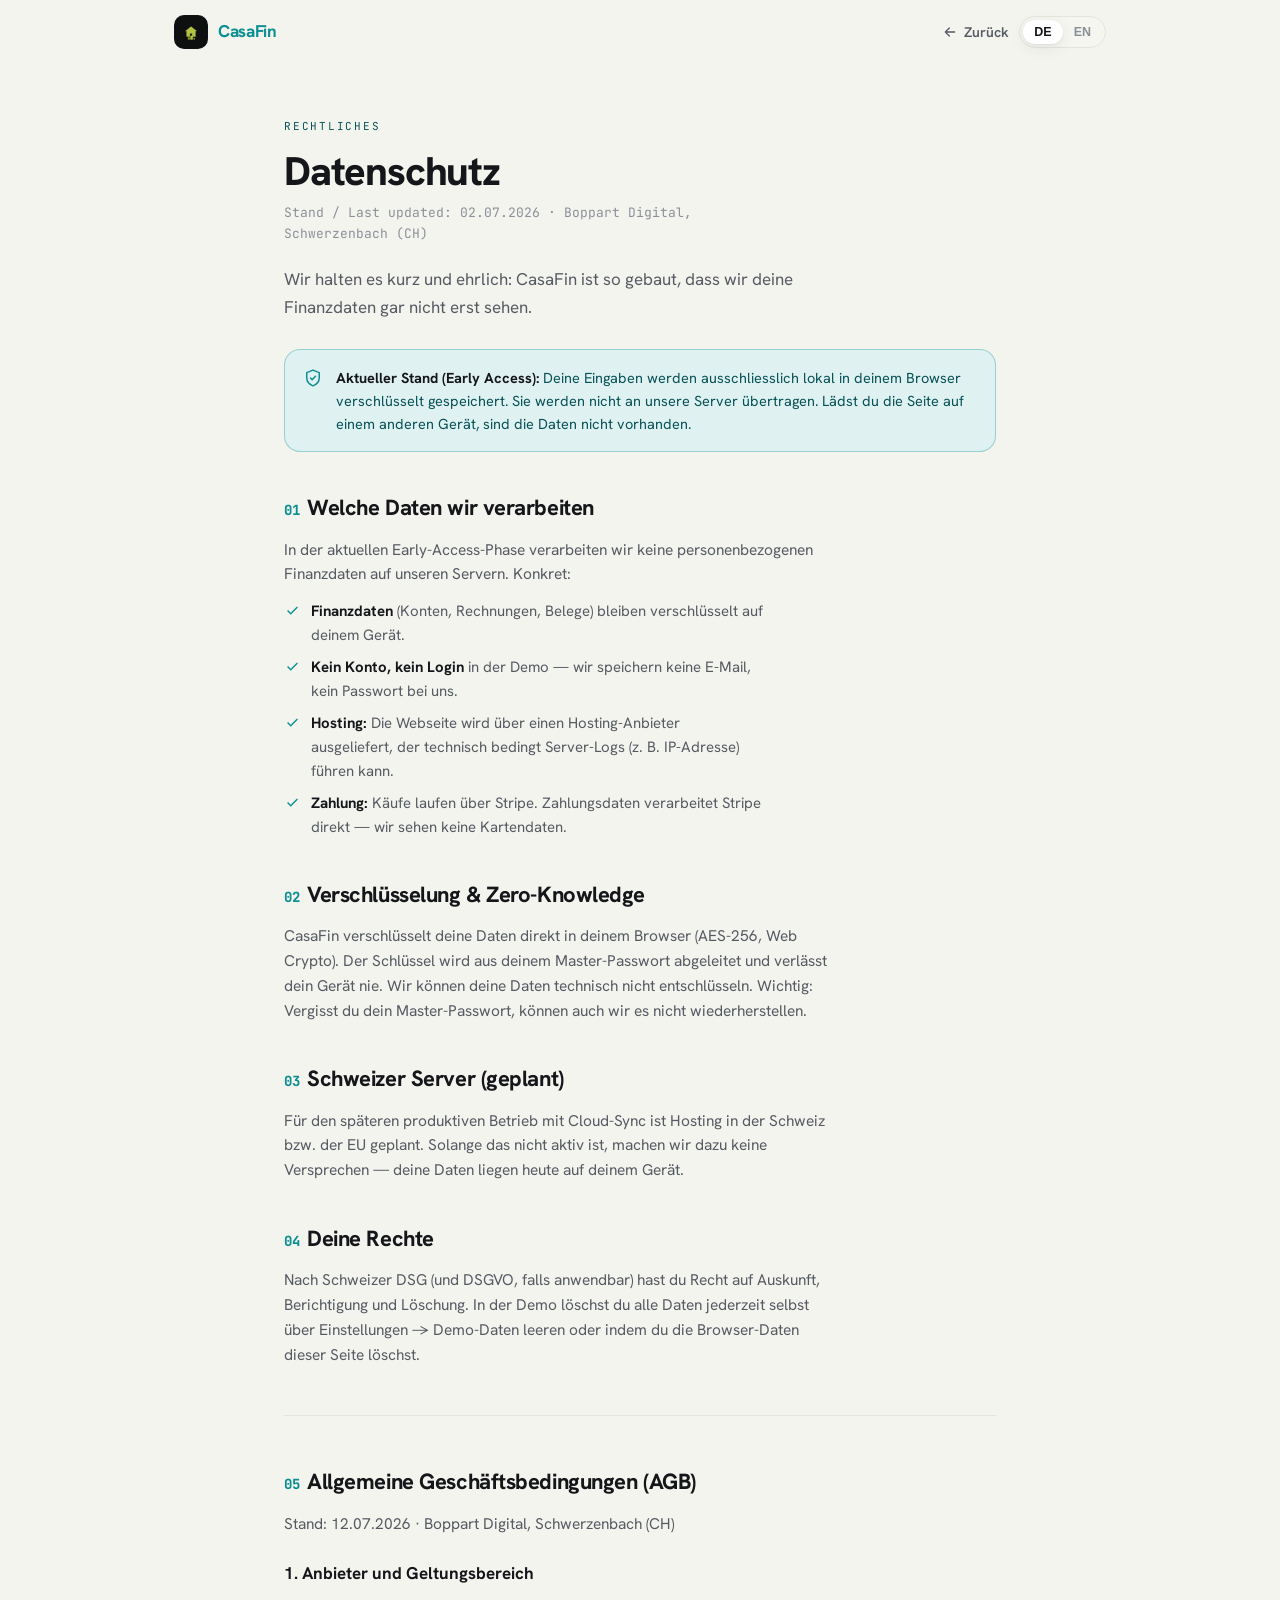
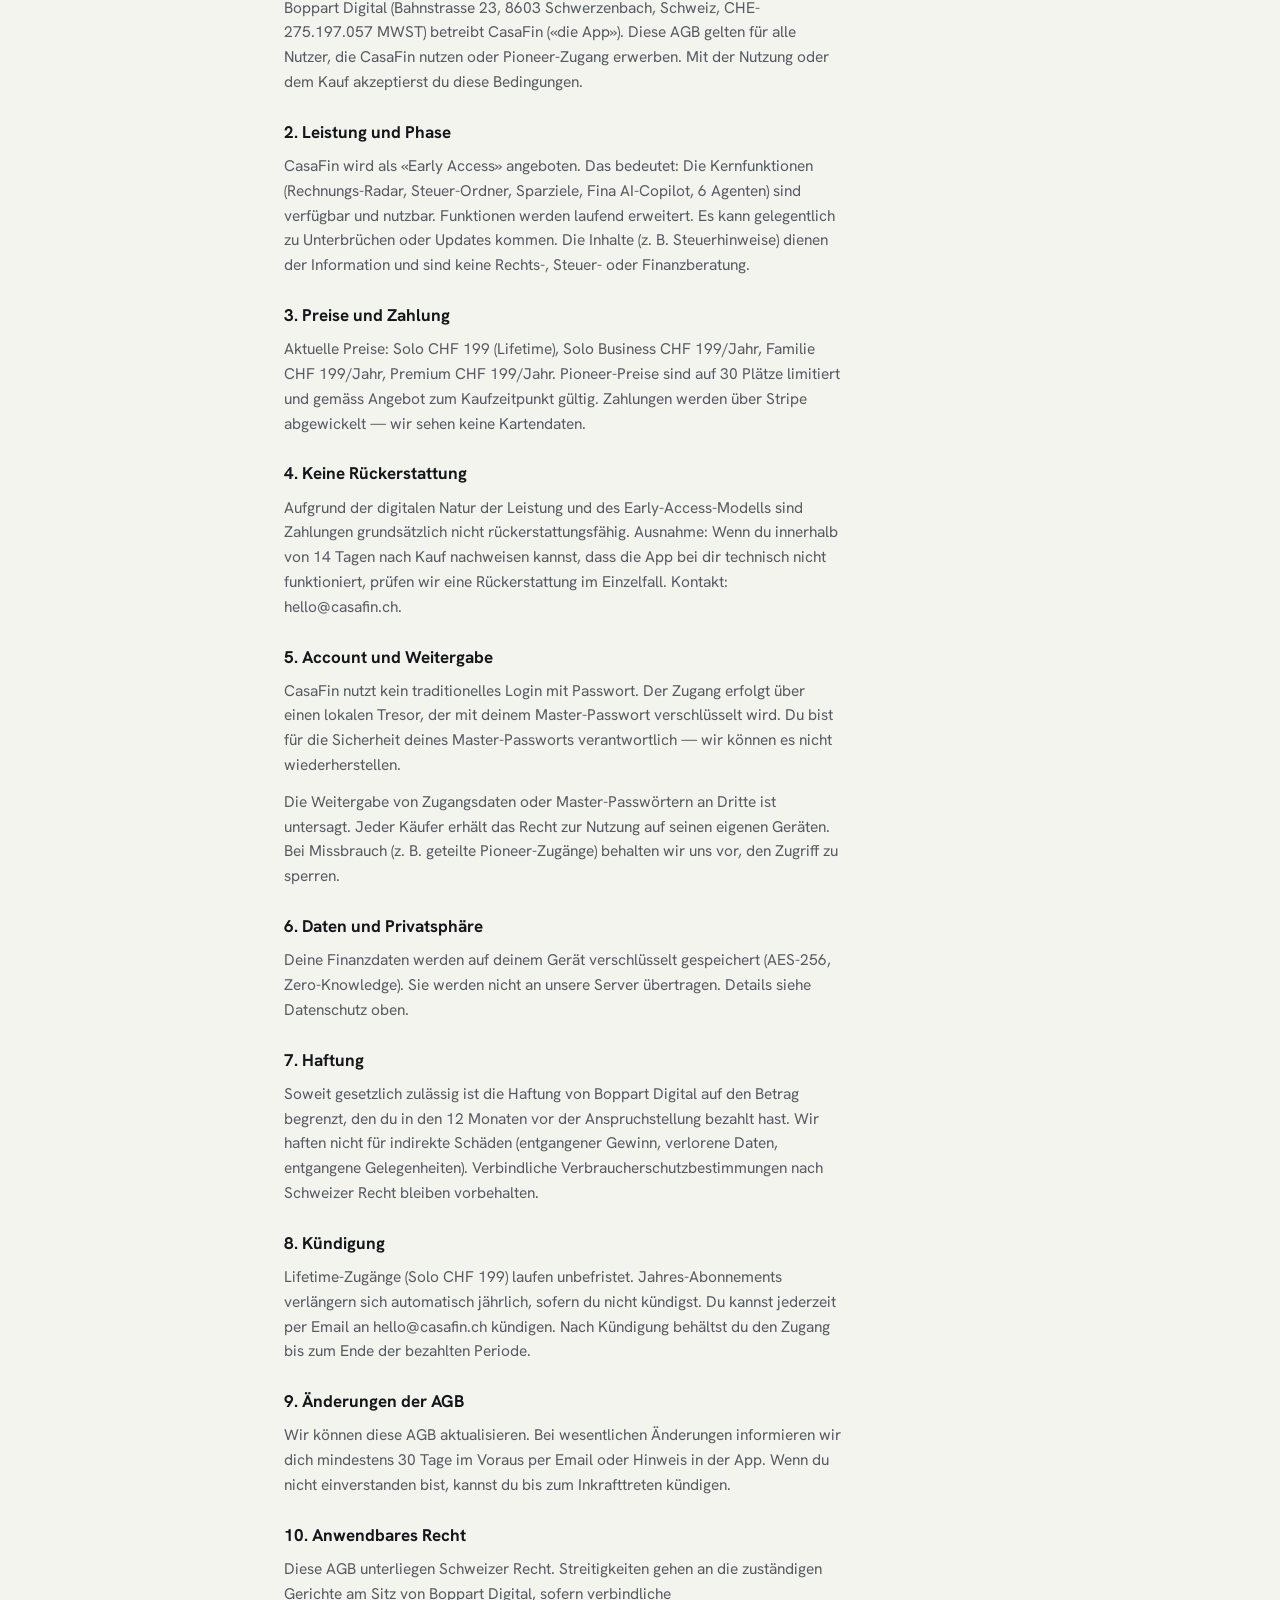
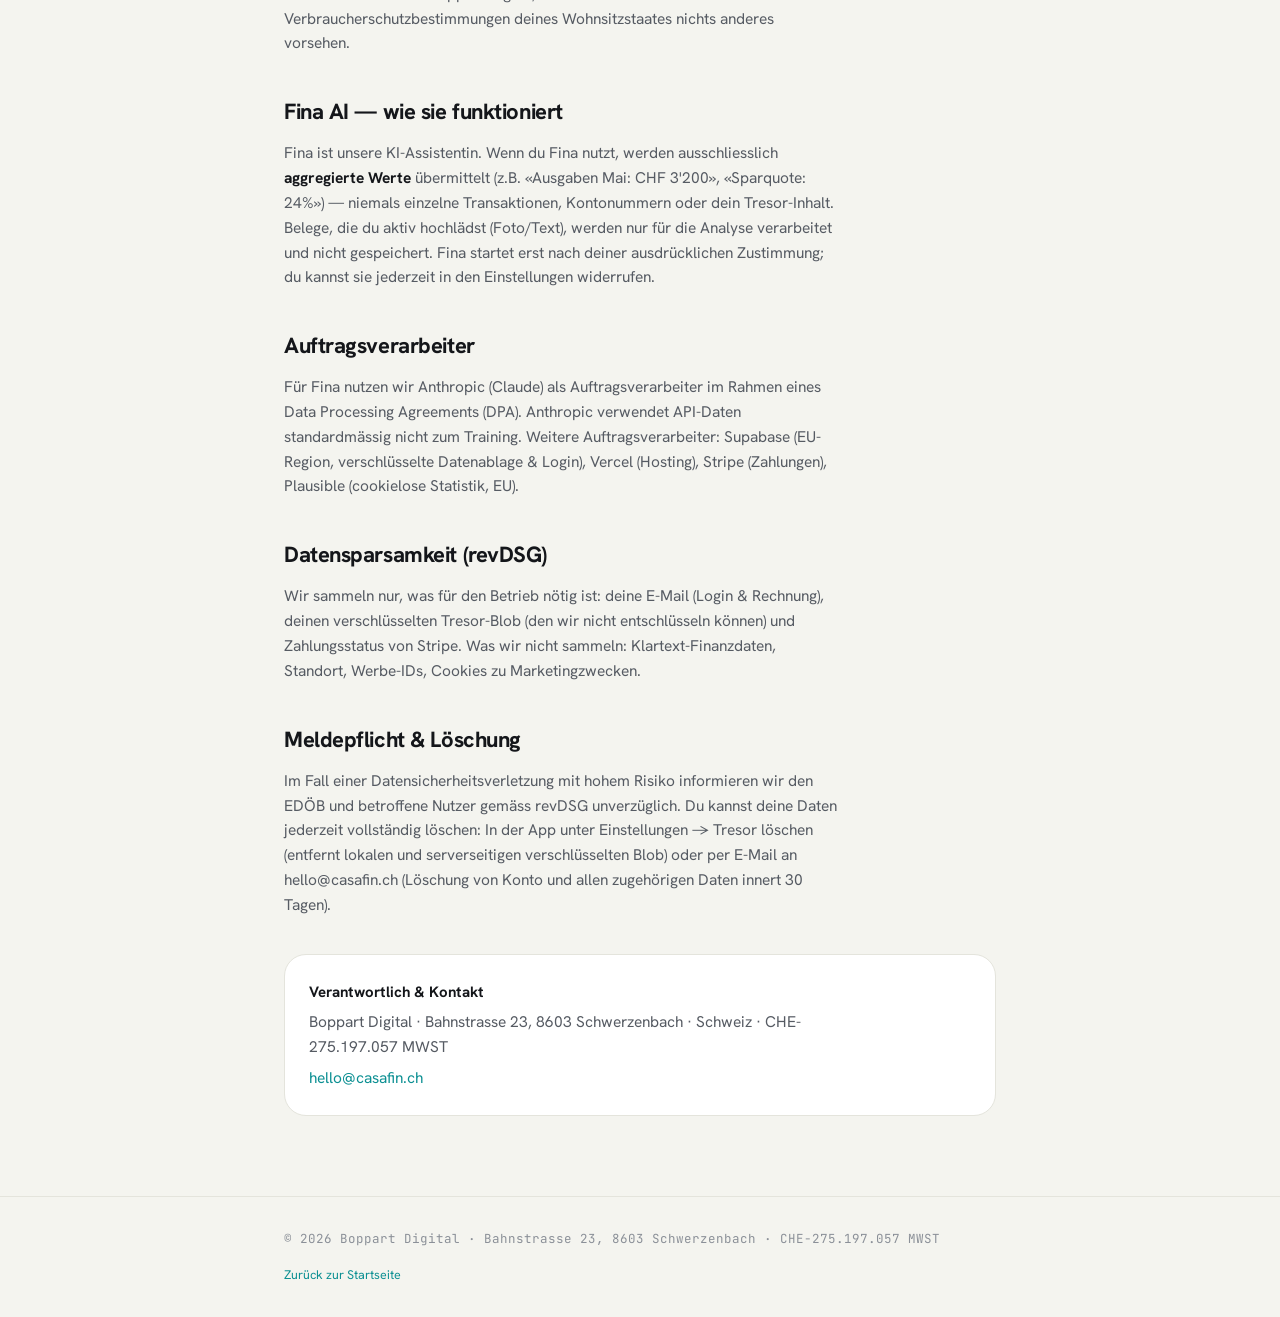
<file: Datenschutz.html>
<!DOCTYPE html>
<html lang="de">
<head>
<meta charset="UTF-8" />
<meta name="viewport" content="width=device-width, initial-scale=1.0" />
<title>CasaFin — Datenschutz</title>
<!-- Privacy-friendly analytics by Plausible -->
<script async src="https://plausible.io/js/pa-t-TiyzGlS2LeiLCv7Odd2.js"></script>
<script>
  window.plausible=window.plausible||function(){(plausible.q=plausible.q||[]).push(arguments)},plausible.init=plausible.init||function(i){plausible.o=i||{}};
  plausible.init()
</script>
<link rel="preconnect" href="https://fonts.googleapis.com" />
<link rel="preconnect" href="https://fonts.gstatic.com" crossorigin />
<link href="https://fonts.googleapis.com/css2?family=Hanken+Grotesk:wght@400;500;550;600;650;700;750;800&family=JetBrains+Mono:wght@400;500;600&display=swap" rel="stylesheet" />
<style>
:root{
  --font-ui:"Hanken Grotesk",-apple-system,BlinkMacSystemFont,sans-serif;
  --font-mono:"JetBrains Mono",ui-monospace,monospace;
  --bg:#F4F4EF; --surface:#FFFFFF; --surface2:#F6F6F1;
  --ink:#14161A; --ink2:#565B63; --ink3:#8B9098; --line:#E4E4DC; --line2:#D7D8CE;
  --brand:#0B8F92; --brand2:#0A7479; --brand-ink:#075257; --brand-soft:#E0F1F1; --brand-glow:rgba(11,143,146,.18);
  --r-sm:12px; --r-md:16px; --r-lg:22px; --pill:999px;
  --shadow-md:0 4px 16px rgba(20,22,26,.07),0 1px 3px rgba(20,22,26,.05);
  --maxw:760px;
}
*{box-sizing:border-box;margin:0;padding:0}
html{scroll-behavior:smooth}
body{font-family:var(--font-ui);background:var(--bg);color:var(--ink);-webkit-font-smoothing:antialiased;line-height:1.6;overflow-x:hidden}
a{color:var(--brand);text-decoration:none}
a:hover{text-decoration:underline}
img{max-width:100%;display:block}
.wrap{max-width:var(--maxw);margin:0 auto;padding:0 24px}
.mono{font-family:var(--font-mono)}
[data-lang="de"] .en-only{display:none}
[data-lang="en"] .de-only{display:none}

/* nav */
.nav{position:sticky;top:0;z-index:50;background:rgba(244,244,239,.85);-webkit-backdrop-filter:blur(16px);backdrop-filter:blur(16px)}
.nav-in{display:flex;align-items:center;gap:14px;height:64px;max-width:980px;margin:0 auto;padding:0 24px}
.brand{display:flex;align-items:center;gap:10px}
.mark{width:34px;height:34px;border-radius:10px;background:#0e1315;display:grid;place-items:center;overflow:hidden}
.mark img{width:100%;height:100%;object-fit:cover}
.bname{font-weight:750;font-size:17px;letter-spacing:-.02em}
.bname b{color:var(--brand)}
.nav-r{margin-left:auto;display:flex;align-items:center;gap:10px}
.seg{display:inline-flex;background:var(--surface2);border:1px solid var(--line);border-radius:var(--pill);padding:3px}
.seg button{padding:5px 11px;border-radius:var(--pill);font-size:12.5px;font-weight:650;color:var(--ink3);border:none;background:none;cursor:pointer}
.seg button.on{background:var(--surface);color:var(--ink);box-shadow:var(--shadow-md)}
.back{font-size:14px;font-weight:600;color:var(--ink2);display:inline-flex;align-items:center;gap:6px}
.back svg{width:16px;height:16px}

/* doc */
.doc{padding:48px 0 80px}
.eyebrow{font-family:var(--font-mono);font-size:11px;letter-spacing:.16em;text-transform:uppercase;color:var(--brand-ink)}
h1{font-size:40px;font-weight:780;letter-spacing:-.03em;line-height:1.08;margin:12px 0 10px}
.updated{font-size:13px;color:var(--ink3);font-family:var(--font-mono)}
.lead{font-size:17px;color:var(--ink2);margin:22px 0 8px;max-width:60ch}
.note{display:flex;gap:13px;background:var(--brand-soft);border:1px solid color-mix(in oklab,var(--brand),transparent 65%);border-radius:var(--r-md);padding:16px 18px;margin:28px 0;font-size:14.5px;color:var(--brand-ink)}
.note svg{width:20px;height:20px;color:var(--brand);flex-shrink:0;margin-top:2px}
h2{font-size:22px;font-weight:740;letter-spacing:-.02em;margin:38px 0 12px;scroll-margin-top:80px}
h2 .num{font-family:var(--font-mono);font-size:14px;color:var(--brand);margin-right:8px}
p{font-size:15.5px;color:var(--ink2);margin:0 0 12px;max-width:62ch}
ul{margin:0 0 14px 0;padding-left:0;list-style:none;display:grid;gap:8px}
li{display:flex;gap:10px;font-size:15px;color:var(--ink2);max-width:60ch}
li svg{width:17px;height:17px;color:var(--brand);flex-shrink:0;margin-top:3px}
strong{color:var(--ink);font-weight:700}
.contact{background:var(--surface);border:1px solid var(--line);border-radius:var(--r-lg);padding:24px;margin-top:36px}
.contact b{font-size:15px;font-weight:700;color:var(--ink)}
.contact p{margin:6px 0 0}
hr{border:none;border-top:1px solid var(--line);margin:48px 0}
footer{padding:32px 0;border-top:1px solid var(--line);color:var(--ink3);font-size:12.5px}
footer .wrap{display:flex;gap:16px;align-items:center;flex-wrap:wrap}
@media(max-width:560px){
  h1{font-size:30px}
  .doc{padding:32px 0 60px}
}
</style>
</head>
<body data-lang="de">

<header class="nav"><div class="nav-in">
  <a class="brand" href="index.html">
    <div class="mark"><img src="assets/casafin-icon.png" alt="CasaFin" /></div>
    <div class="bname">Casa<b>Fin</b></div>
  </a>
  <div class="nav-r">
    <a class="back" href="index.html"><svg viewBox="0 0 24 24" fill="none" stroke="currentColor" stroke-width="1.9" stroke-linecap="round" stroke-linejoin="round"><path d="M19 12H5M11 6l-6 6 6 6"/></svg><span data-de="Zurück" data-en="Back"></span></a>
    <div class="seg"><button data-set="de" class="on">DE</button><button data-set="en">EN</button></div>
  </div>
</div></header>

<main class="doc"><div class="wrap">
  <span class="eyebrow" data-de="Rechtliches" data-en="Legal"></span>
  <h1 data-de="Datenschutz" data-en="Privacy"></h1>
  <p class="updated">Stand / Last updated: 02.07.2026 · Boppart Digital, Schwerzenbach (CH)</p>

  <p class="lead" data-de="Wir halten es kurz und ehrlich: CasaFin ist so gebaut, dass wir deine Finanzdaten gar nicht erst sehen." data-en="We keep it short and honest: CasaFin is built so we never get to see your financial data in the first place."></p>

  <div class="note">
    <svg viewBox="0 0 24 24" fill="none" stroke="currentColor" stroke-width="1.8" stroke-linecap="round" stroke-linejoin="round"><path d="M12 2.5l7.5 3v6c0 4.6-3.2 8.4-7.5 10-4.3-1.6-7.5-5.4-7.5-10v-6z"/><path d="M9 12l2 2 4-4"/></svg>
    <span data-de="<strong>Aktueller Stand (Early Access):</strong> Deine Eingaben werden ausschliesslich lokal in deinem Browser verschlüsselt gespeichert. Sie werden nicht an unsere Server übertragen. Lädst du die Seite auf einem anderen Gerät, sind die Daten nicht vorhanden." data-en="<strong>Current status (early access):</strong> Your entries are stored encrypted locally in your browser only. They are not transmitted to our servers. Open the site on another device and the data won't be there."></span>
  </div>

  <h2><span class="num">01</span><span data-de="Welche Daten wir verarbeiten" data-en="What data we process"></span></h2>
  <p data-de="In der aktuellen Early-Access-Phase verarbeiten wir keine personenbezogenen Finanzdaten auf unseren Servern. Konkret:" data-en="In the current early-access phase we do not process any personal financial data on our servers. Specifically:"></p>
  <ul>
    <li><svg viewBox="0 0 24 24" fill="none" stroke="currentColor" stroke-width="2"><path d="M5 12l4.5 4.5L19 7"/></svg><span data-de="<strong>Finanzdaten</strong> (Konten, Rechnungen, Belege) bleiben verschlüsselt auf deinem Gerät." data-en="<strong>Financial data</strong> (accounts, bills, receipts) stays encrypted on your device."></span></li>
    <li><svg viewBox="0 0 24 24" fill="none" stroke="currentColor" stroke-width="2"><path d="M5 12l4.5 4.5L19 7"/></svg><span data-de="<strong>Kein Konto, kein Login</strong> in der Demo — wir speichern keine E-Mail, kein Passwort bei uns." data-en="<strong>No account, no login</strong> in the demo — we store no email or password on our side."></span></li>
    <li><svg viewBox="0 0 24 24" fill="none" stroke="currentColor" stroke-width="2"><path d="M5 12l4.5 4.5L19 7"/></svg><span data-de="<strong>Hosting:</strong> Die Webseite wird über einen Hosting-Anbieter ausgeliefert, der technisch bedingt Server-Logs (z. B. IP-Adresse) führen kann." data-en="<strong>Hosting:</strong> The website is served via a hosting provider that may keep technical server logs (e.g. IP address)."></span></li>
    <li><svg viewBox="0 0 24 24" fill="none" stroke="currentColor" stroke-width="2"><path d="M5 12l4.5 4.5L19 7"/></svg><span data-de="<strong>Zahlung:</strong> Käufe laufen über Stripe. Zahlungsdaten verarbeitet Stripe direkt — wir sehen keine Kartendaten." data-en="<strong>Payment:</strong> Purchases run through Stripe. Stripe processes payment data directly — we never see card details."></span></li>
  </ul>

  <h2><span class="num">02</span><span data-de="Verschlüsselung & Zero-Knowledge" data-en="Encryption & zero-knowledge"></span></h2>
  <p data-de="CasaFin verschlüsselt deine Daten direkt in deinem Browser (AES-256, Web Crypto). Der Schlüssel wird aus deinem Master-Passwort abgeleitet und verlässt dein Gerät nie. Wir können deine Daten technisch nicht entschlüsseln. Wichtig: Vergisst du dein Master-Passwort, können auch wir es nicht wiederherstellen." data-en="CasaFin encrypts your data directly in your browser (AES-256, Web Crypto). The key is derived from your master password and never leaves your device. We technically cannot decrypt your data. Important: if you forget your master password, we cannot recover it either."></p>

  <h2><span class="num">03</span><span data-de="Schweizer Server (geplant)" data-en="Swiss servers (planned)"></span></h2>
  <p data-de="Für den späteren produktiven Betrieb mit Cloud-Sync ist Hosting in der Schweiz bzw. der EU geplant. Solange das nicht aktiv ist, machen wir dazu keine Versprechen — deine Daten liegen heute auf deinem Gerät." data-en="For later production use with cloud sync, hosting in Switzerland or the EU is planned. Until that is live, we make no promises about it — today your data sits on your device."></p>

  <h2><span class="num">04</span><span data-de="Deine Rechte" data-en="Your rights"></span></h2>
  <p data-de="Nach Schweizer DSG (und DSGVO, falls anwendbar) hast du Recht auf Auskunft, Berichtigung und Löschung. In der Demo löschst du alle Daten jederzeit selbst über Einstellungen → Demo-Daten leeren oder indem du die Browser-Daten dieser Seite löschst." data-en="Under the Swiss FADP (and GDPR where applicable) you have the right to access, correct and delete your data. In the demo you can delete all data yourself at any time via Settings → Clear demo data, or by clearing this site's browser data."></p>

  <hr />

  <h2 id="agb"><span class="num">05</span><span data-de="Allgemeine Geschäftsbedingungen (AGB)" data-en="Terms & Conditions"></span></h2>

  <p data-de="Stand: 12.07.2026 · Boppart Digital, Schwerzenbach (CH)" data-en="Last updated: 12 July 2026 · Boppart Digital, Schwerzenbach (CH)"></p>

  <h3 style="font-size:17px;font-weight:700;margin:24px 0 8px" data-de="1. Anbieter und Geltungsbereich" data-en="1. Provider and scope"></h3>
  <p data-de="Boppart Digital (Bahnstrasse 23, 8603 Schwerzenbach, Schweiz, CHE-275.197.057 MWST) betreibt CasaFin («die App»). Diese AGB gelten für alle Nutzer, die CasaFin nutzen oder Pioneer-Zugang erwerben. Mit der Nutzung oder dem Kauf akzeptierst du diese Bedingungen." data-en="Boppart Digital (Bahnstrasse 23, 8603 Schwerzenbach, Switzerland, CHE-275.197.057 MWST) operates CasaFin («the App»). These terms apply to all users who use CasaFin or purchase Pioneer access. By using or purchasing, you agree to these terms."></p>

  <h3 style="font-size:17px;font-weight:700;margin:24px 0 8px" data-de="2. Leistung und Phase" data-en="2. Service and phase"></h3>
  <p data-de="CasaFin wird als «Early Access» angeboten. Das bedeutet: Die Kernfunktionen (Rechnungs-Radar, Steuer-Ordner, Sparziele, Fina AI-Copilot, 6 Agenten) sind verfügbar und nutzbar. Funktionen werden laufend erweitert. Es kann gelegentlich zu Unterbrüchen oder Updates kommen. Die Inhalte (z. B. Steuerhinweise) dienen der Information und sind keine Rechts-, Steuer- oder Finanzberatung." data-en="CasaFin is offered as «Early Access». Core features (bill radar, tax folder, savings goals, Fina AI copilot, 6 agents) are available and usable. Features are continuously expanded. Occasional interruptions or updates may occur. Content (e.g. tax hints) is for information only and is not legal, tax or financial advice."></p>

  <h3 style="font-size:17px;font-weight:700;margin:24px 0 8px" data-de="3. Preise und Zahlung" data-en="3. Pricing and payment"></h3>
  <p data-de="Aktuelle Preise: Solo CHF 199 (Lifetime), Solo Business CHF 199/Jahr, Familie CHF 199/Jahr, Premium CHF 199/Jahr. Pioneer-Preise sind auf 30 Plätze limitiert und gemäss Angebot zum Kaufzeitpunkt gültig. Zahlungen werden über Stripe abgewickelt — wir sehen keine Kartendaten." data-en="Current prices: Solo CHF 199 (lifetime), Solo Business CHF 199/year, Family CHF 199/year, Premium CHF 199/year. Pioneer pricing is limited to 30 spots and valid per the offer at time of purchase. Payments are processed via Stripe — we never see card details."></p>

  <h3 style="font-size:17px;font-weight:700;margin:24px 0 8px" data-de="4. Keine Rückerstattung" data-en="4. No refunds"></h3>
  <p data-de="Aufgrund der digitalen Natur der Leistung und des Early-Access-Modells sind Zahlungen grundsätzlich nicht rückerstattungsfähig. Ausnahme: Wenn du innerhalb von 14 Tagen nach Kauf nachweisen kannst, dass die App bei dir technisch nicht funktioniert, prüfen wir eine Rückerstattung im Einzelfall. Kontakt: hello@casafin.ch." data-en="Due to the digital nature of the service and the early access model, payments are generally non-refundable. Exception: if within 14 days of purchase you can demonstrate that the app does not work technically for you, we will review a refund on a case-by-case basis. Contact: hello@casafin.ch."></p>

  <h3 style="font-size:17px;font-weight:700;margin:24px 0 8px" data-de="5. Account und Weitergabe" data-en="5. Account and sharing"></h3>
  <p data-de="CasaFin nutzt kein traditionelles Login mit Passwort. Der Zugang erfolgt über einen lokalen Tresor, der mit deinem Master-Passwort verschlüsselt wird. Du bist für die Sicherheit deines Master-Passworts verantwortlich — wir können es nicht wiederherstellen." data-en="CasaFin does not use a traditional login with password. Access is via a local vault encrypted with your master password. You are responsible for the security of your master password — we cannot recover it."></p>
  <p data-de="Die Weitergabe von Zugangsdaten oder Master-Passwörtern an Dritte ist untersagt. Jeder Käufer erhält das Recht zur Nutzung auf seinen eigenen Geräten. Bei Missbrauch (z. B. geteilte Pioneer-Zugänge) behalten wir uns vor, den Zugriff zu sperren." data-en="Sharing access credentials or master passwords with third parties is prohibited. Each purchaser receives the right to use the app on their own devices. In case of abuse (e.g. shared Pioneer access), we reserve the right to block access."></p>

  <h3 style="font-size:17px;font-weight:700;margin:24px 0 8px" data-de="6. Daten und Privatsphäre" data-en="6. Data and privacy"></h3>
  <p data-de="Deine Finanzdaten werden auf deinem Gerät verschlüsselt gespeichert (AES-256, Zero-Knowledge). Sie werden nicht an unsere Server übertragen. Details siehe Datenschutz oben." data-en="Your financial data is stored encrypted on your device (AES-256, zero-knowledge). It is not transmitted to our servers. See privacy policy above for details."></p>

  <h3 style="font-size:17px;font-weight:700;margin:24px 0 8px" data-de="7. Haftung" data-en="7. Liability"></h3>
  <p data-de="Soweit gesetzlich zulässig ist die Haftung von Boppart Digital auf den Betrag begrenzt, den du in den 12 Monaten vor der Anspruchstellung bezahlt hast. Wir haften nicht für indirekte Schäden (entgangener Gewinn, verlorene Daten, entgangene Gelegenheiten). Verbindliche Verbraucherschutzbestimmungen nach Schweizer Recht bleiben vorbehalten." data-en="To the extent permitted by law, Boppart Digital's liability is limited to the amount you paid in the 12 months preceding the claim. We are not liable for indirect damages (lost profits, lost data, lost opportunities). Mandatory consumer protection provisions under Swiss law remain unaffected."></p>

  <h3 style="font-size:17px;font-weight:700;margin:24px 0 8px" data-de="8. Kündigung" data-en="8. Cancellation"></h3>
  <p data-de="Lifetime-Zugänge (Solo CHF 199) laufen unbefristet. Jahres-Abonnements verlängern sich automatisch jährlich, sofern du nicht kündigst. Du kannst jederzeit per Email an hello@casafin.ch kündigen. Nach Kündigung behältst du den Zugang bis zum Ende der bezahlten Periode." data-en="Lifetime access (Solo CHF 199) is unlimited. Annual subscriptions auto-renew yearly unless cancelled. You can cancel at any time by emailing hello@casafin.ch. After cancellation, you retain access until the end of the paid period."></p>

  <h3 style="font-size:17px;font-weight:700;margin:24px 0 8px" data-de="9. Änderungen der AGB" data-en="9. Changes to terms"></h3>
  <p data-de="Wir können diese AGB aktualisieren. Bei wesentlichen Änderungen informieren wir dich mindestens 30 Tage im Voraus per Email oder Hinweis in der App. Wenn du nicht einverstanden bist, kannst du bis zum Inkrafttreten kündigen." data-en="We may update these terms. For material changes, we will notify you at least 30 days in advance by email or notice in the app. If you do not agree, you can cancel before the change takes effect."></p>

  <h3 style="font-size:17px;font-weight:700;margin:24px 0 8px" data-de="10. Anwendbares Recht" data-en="10. Governing law"></h3>
  <p data-de="Diese AGB unterliegen Schweizer Recht. Streitigkeiten gehen an die zuständigen Gerichte am Sitz von Boppart Digital, sofern verbindliche Verbraucherschutzbestimmungen deines Wohnsitzstaates nichts anderes vorsehen." data-en="These terms are governed by Swiss law. Disputes go to the competent courts at Boppart Digital's registered office, unless mandatory consumer protection laws in your country of residence require otherwise."></p>


  <h2 data-de="Fina AI — wie sie funktioniert" data-en="Fina AI — how it works"></h2>
  <p data-de="Fina ist unsere KI-Assistentin. Wenn du Fina nutzt, werden ausschliesslich <strong>aggregierte Werte</strong> übermittelt (z.B. «Ausgaben Mai: CHF 3'200», «Sparquote: 24%») — niemals einzelne Transaktionen, Kontonummern oder dein Tresor-Inhalt. Belege, die du aktiv hochlädst (Foto/Text), werden nur für die Analyse verarbeitet und nicht gespeichert. Fina startet erst nach deiner ausdrücklichen Zustimmung; du kannst sie jederzeit in den Einstellungen widerrufen." data-en="Fina is our AI assistant. When you use Fina, only <strong>aggregated values</strong> are transmitted (e.g. 'May spending: CHF 3,200', 'savings rate: 24%') — never individual transactions, account numbers or your vault contents. Receipts you actively upload (photo/text) are processed for analysis only and not stored. Fina only starts after your explicit consent; you can revoke it anytime in settings."></p>

  <h2 data-de="Auftragsverarbeiter" data-en="Data processors"></h2>
  <p data-de="Für Fina nutzen wir Anthropic (Claude) als Auftragsverarbeiter im Rahmen eines Data Processing Agreements (DPA). Anthropic verwendet API-Daten standardmässig nicht zum Training. Weitere Auftragsverarbeiter: Supabase (EU-Region, verschlüsselte Datenablage &amp; Login), Vercel (Hosting), Stripe (Zahlungen), Plausible (cookielose Statistik, EU)." data-en="For Fina we use Anthropic (Claude) as a data processor under a Data Processing Agreement (DPA). Anthropic does not use API data for training by default. Further processors: Supabase (EU region, encrypted storage &amp; login), Vercel (hosting), Stripe (payments), Plausible (cookieless analytics, EU)."></p>

  <h2 data-de="Datensparsamkeit (revDSG)" data-en="Data minimisation (revDSG)"></h2>
  <p data-de="Wir sammeln nur, was für den Betrieb nötig ist: deine E-Mail (Login &amp; Rechnung), deinen verschlüsselten Tresor-Blob (den wir nicht entschlüsseln können) und Zahlungsstatus von Stripe. Was wir nicht sammeln: Klartext-Finanzdaten, Standort, Werbe-IDs, Cookies zu Marketingzwecken." data-en="We only collect what is needed to operate: your email (login &amp; billing), your encrypted vault blob (which we cannot decrypt) and payment status from Stripe. What we do not collect: plaintext financial data, location, advertising IDs, marketing cookies."></p>

  <h2 data-de="Meldepflicht &amp; Löschung" data-en="Breach notification &amp; deletion"></h2>
  <p data-de="Im Fall einer Datensicherheitsverletzung mit hohem Risiko informieren wir den EDÖB und betroffene Nutzer gemäss revDSG unverzüglich. Du kannst deine Daten jederzeit vollständig löschen: In der App unter Einstellungen → Tresor löschen (entfernt lokalen und serverseitigen verschlüsselten Blob) oder per E-Mail an hello@casafin.ch (Löschung von Konto und allen zugehörigen Daten innert 30 Tagen)." data-en="In the event of a data security breach posing a high risk, we notify the FDPIC and affected users without undue delay in accordance with the revDSG. You can delete your data completely at any time: in the app under Settings → Delete vault (removes the local and server-side encrypted blob) or by emailing hello@casafin.ch (deletion of account and all associated data within 30 days)."></p>

  <div class="contact">
    <b data-de="Verantwortlich & Kontakt" data-en="Controller & contact"></b>
    <p>Boppart Digital · Bahnstrasse 23, 8603 Schwerzenbach · Schweiz · CHE-275.197.057 MWST</p>
    <p><a href="mailto:hello@casafin.ch">hello@casafin.ch</a></p>
  </div>
</div></main>

<footer><div class="wrap">
  <span class="mono">© 2026 Boppart Digital · Bahnstrasse 23, 8603 Schwerzenbach · CHE-275.197.057 MWST</span>
  <a href="index.html" data-de="Zurück zur Startseite" data-en="Back to home"></a>
</div></footer>

<script>
(function(){
  var body=document.body;
  function apply(lang){
    body.setAttribute('data-lang',lang);
    document.documentElement.lang=lang;
    document.querySelectorAll('[data-de]').forEach(function(el){
      var v=el.getAttribute('data-'+lang); if(v!=null) el.innerHTML=v;
    });
    document.querySelectorAll('.seg button').forEach(function(b){ b.classList.toggle('on', b.dataset.set===lang); });
  }
  document.querySelectorAll('.seg button').forEach(function(b){ b.addEventListener('click',function(){ apply(b.dataset.set); }); });
  apply('de');
})();
</script>
</body>
</html>
</file>
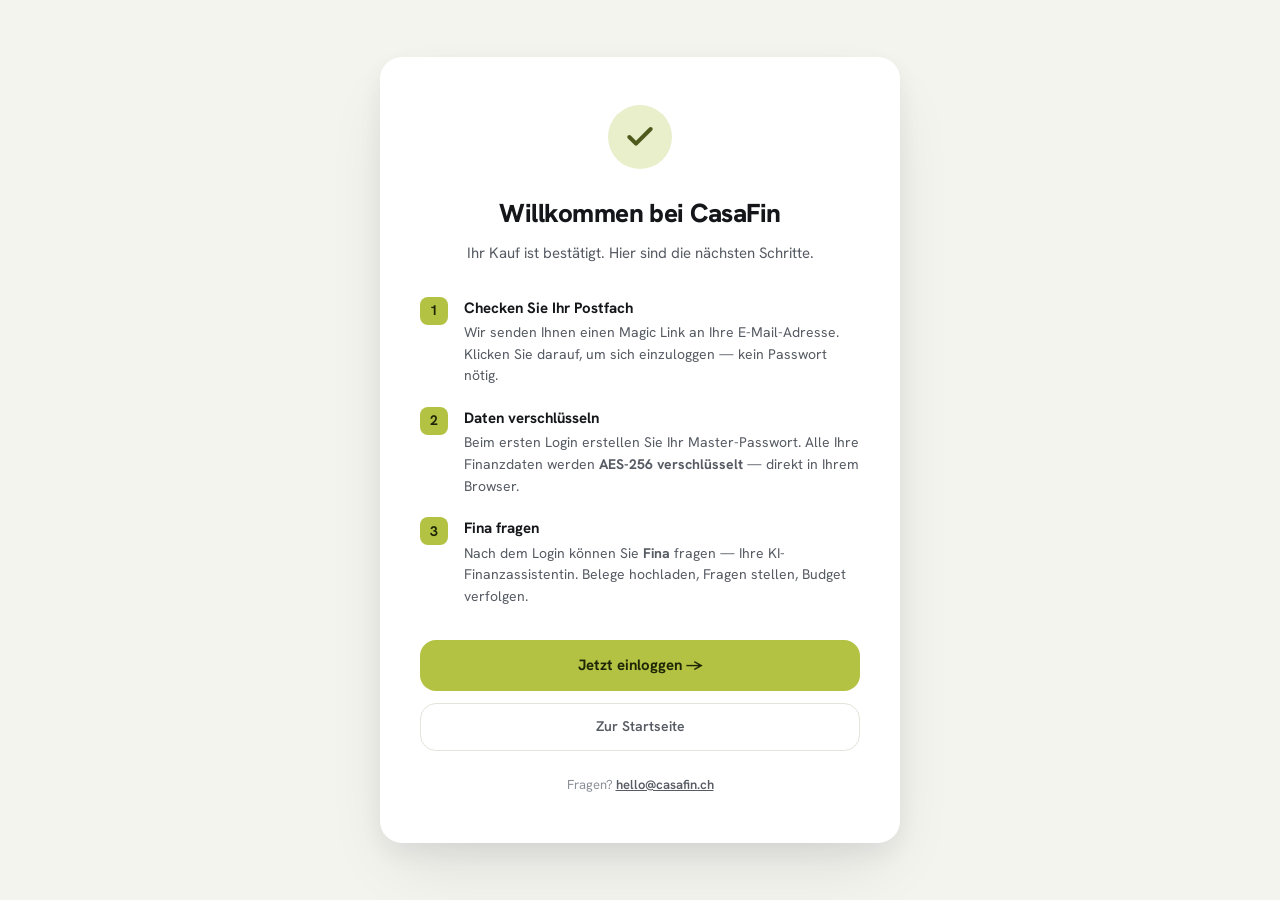
<file: success.html>
<!DOCTYPE html>
<html lang="de">
<head>
<meta charset="UTF-8" />
<meta name="viewport" content="width=device-width, initial-scale=1.0" />
<title>Willkommen bei CasaFin — Ihr Kauf ist bestätigt</title>
<meta name="robots" content="noindex" />
<link rel="preconnect" href="https://fonts.googleapis.com" />
<link rel="preconnect" href="https://fonts.gstatic.com" crossorigin />
<link href="https://fonts.googleapis.com/css2?family=Hanken+Grotesk:wght@400;500;600;700;800&display=swap" rel="stylesheet" />
<style>
:root{
  --brand:#B3C242; --brand2:#9AA836; --brand-ink:#4E5A1C; --brand-soft:#E9EECB;
  --bg:#F4F4EF; --surface:#FFFFFF; --ink:#14161A; --ink2:#565B63; --ink3:#8B9098;
  --line:#E4E4DC; --r:16px; --r-lg:22px;
}
*{box-sizing:border-box;margin:0;padding:0}
body{font-family:"Hanken Grotesk",sans-serif;background:var(--bg);color:var(--ink);line-height:1.55;-webkit-font-smoothing:antialiased;min-height:100vh;display:flex;align-items:center;justify-content:center;padding:24px}
.card{max-width:520px;width:100%;background:var(--surface);border-radius:var(--r-lg);padding:48px 40px;box-shadow:0 30px 70px -18px rgba(20,22,26,.12),0 10px 24px rgba(20,22,26,.06)}
.check{width:64px;height:64px;border-radius:50%;background:var(--brand-soft);display:grid;place-items:center;margin:0 auto 24px}
.check svg{width:32px;height:32px}
h1{font-size:26px;font-weight:800;letter-spacing:-.02em;text-align:center;margin-bottom:8px}
.sub{font-size:15px;color:var(--ink2);text-align:center;margin-bottom:32px}
.steps{display:flex;flex-direction:column;gap:20px;margin-bottom:32px}
.step{display:flex;gap:16px;align-items:flex-start}
.step-num{flex-shrink:0;width:28px;height:28px;border-radius:8px;background:var(--brand);color:#1E2607;font-weight:700;font-size:14px;display:grid;place-items:center}
.step-text h3{font-size:15px;font-weight:700;margin-bottom:2px}
.step-text p{font-size:14px;color:var(--ink2)}
.step-text a{color:var(--brand-ink);font-weight:600;text-decoration:none}
.step-text a:hover{text-decoration:underline}
.cta{display:block;width:100%;padding:14px;background:var(--brand);color:#1E2607;font-weight:700;font-size:15px;text-align:center;border-radius:var(--r);text-decoration:none;transition:transform .2s,background .2s;margin-bottom:12px}
.cta:hover{background:var(--brand2);transform:translateY(-1px)}
.cta-secondary{display:block;width:100%;padding:12px;background:transparent;color:var(--ink2);font-weight:600;font-size:14px;text-align:center;border:1px solid var(--line);border-radius:var(--r);text-decoration:none;transition:border-color .2s}
.cta-secondary:hover{border-color:var(--brand)}
.support{text-align:center;margin-top:24px;font-size:13px;color:var(--ink3)}
.support a{color:var(--ink2);font-weight:600}
[data-lang="en"]{display:none}
</style>
</head>
<body>
<div class="card">
  <div class="check">
    <svg viewBox="0 0 24 24" fill="none" stroke="#4E5A1C" stroke-width="3" stroke-linecap="round" stroke-linejoin="round">
      <polyline points="20 6 9 17 4 12"></polyline>
    </svg>
  </div>

  <div data-lang="de">
    <h1>Willkommen bei CasaFin</h1>
    <p class="sub">Ihr Kauf ist bestätigt. Hier sind die nächsten Schritte.</p>

    <div class="steps">
      <div class="step">
        <div class="step-num">1</div>
        <div class="step-text">
          <h3>Checken Sie Ihr Postfach</h3>
          <p>Wir senden Ihnen einen Magic Link an Ihre E-Mail-Adresse. Klicken Sie darauf, um sich einzuloggen — kein Passwort nötig.</p>
        </div>
      </div>
      <div class="step">
        <div class="step-num">2</div>
        <div class="step-text">
          <h3>Daten verschlüsseln</h3>
          <p>Beim ersten Login erstellen Sie Ihr Master-Passwort. Alle Ihre Finanzdaten werden <strong>AES-256 verschlüsselt</strong> — direkt in Ihrem Browser.</p>
        </div>
      </div>
      <div class="step">
        <div class="step-num">3</div>
        <div class="step-text">
          <h3>Fina fragen</h3>
          <p>Nach dem Login können Sie <strong>Fina</strong> fragen — Ihre KI-Finanzassistentin. Belege hochladen, Fragen stellen, Budget verfolgen.</p>
        </div>
      </div>
    </div>

    <a class="cta" href="https://casafin.ch/CasaFin.html">Jetzt einloggen →</a>
    <a class="cta-secondary" href="https://casafin.ch">Zur Startseite</a>

    <div class="support">
      Fragen? <a href="mailto:hello@casafin.ch">hello@casafin.ch</a>
    </div>
  </div>

  <div data-lang="en">
    <h1>Welcome to CasaFin</h1>
    <p class="sub">Your purchase is confirmed. Here's what happens next.</p>

    <div class="steps">
      <div class="step">
        <div class="step-num">1</div>
        <div class="step-text">
          <h3>Check your inbox</h3>
          <p>We'll send a Magic Link to your email. Click it to log in — no password required.</p>
        </div>
      </div>
      <div class="step">
        <div class="step-num">2</div>
        <div class="step-text">
          <h3>Encrypt your data</h3>
          <p>On first login, you'll create a master password. All your financial data is <strong>AES-256 encrypted</strong> — right in your browser.</p>
        </div>
      </div>
      <div class="step">
        <div class="step-num">3</div>
        <div class="step-text">
          <h3>Ask Fina</h3>
          <p>After login, you can ask <strong>Fina</strong> — your AI financial assistant. Upload receipts, ask questions, track budgets.</p>
        </div>
      </div>
    </div>

    <a class="cta" href="https://casafin.ch/CasaFin.html">Log in now →</a>
    <a class="cta-secondary" href="https://casafin.ch">Back to home</a>

    <div class="support">
      Questions? <a href="mailto:hello@casafin.ch">hello@casafin.ch</a>
    </div>
  </div>
</div>

<!-- Language detection from URL param -->
<script>
const lang = new URLSearchParams(location.search).get('lang') || 'de';
if (lang === 'en') {
  document.querySelector('[data-lang="de"]').style.display = 'none';
  document.querySelector('[data-lang="en"]').style.display = 'block';
  document.documentElement.lang = 'en';
} else {
  document.querySelector('[data-lang="en"]').style.display = 'none';
  document.querySelector('[data-lang="de"]').style.display = 'block';
}
</script>

<!-- Plausible Analytics -->
<script defer data-domain="casafin.ch" src="https://plausible.io/js/script.js"></script>
<script>
  // Track purchase event
  const plan = new URLSearchParams(location.search).get('plan') || 'unknown';
  if (window.plausible) {
    plausible('Purchase', { props: { plan: plan } });
  }
</script>
</body>
</html>
</file>
